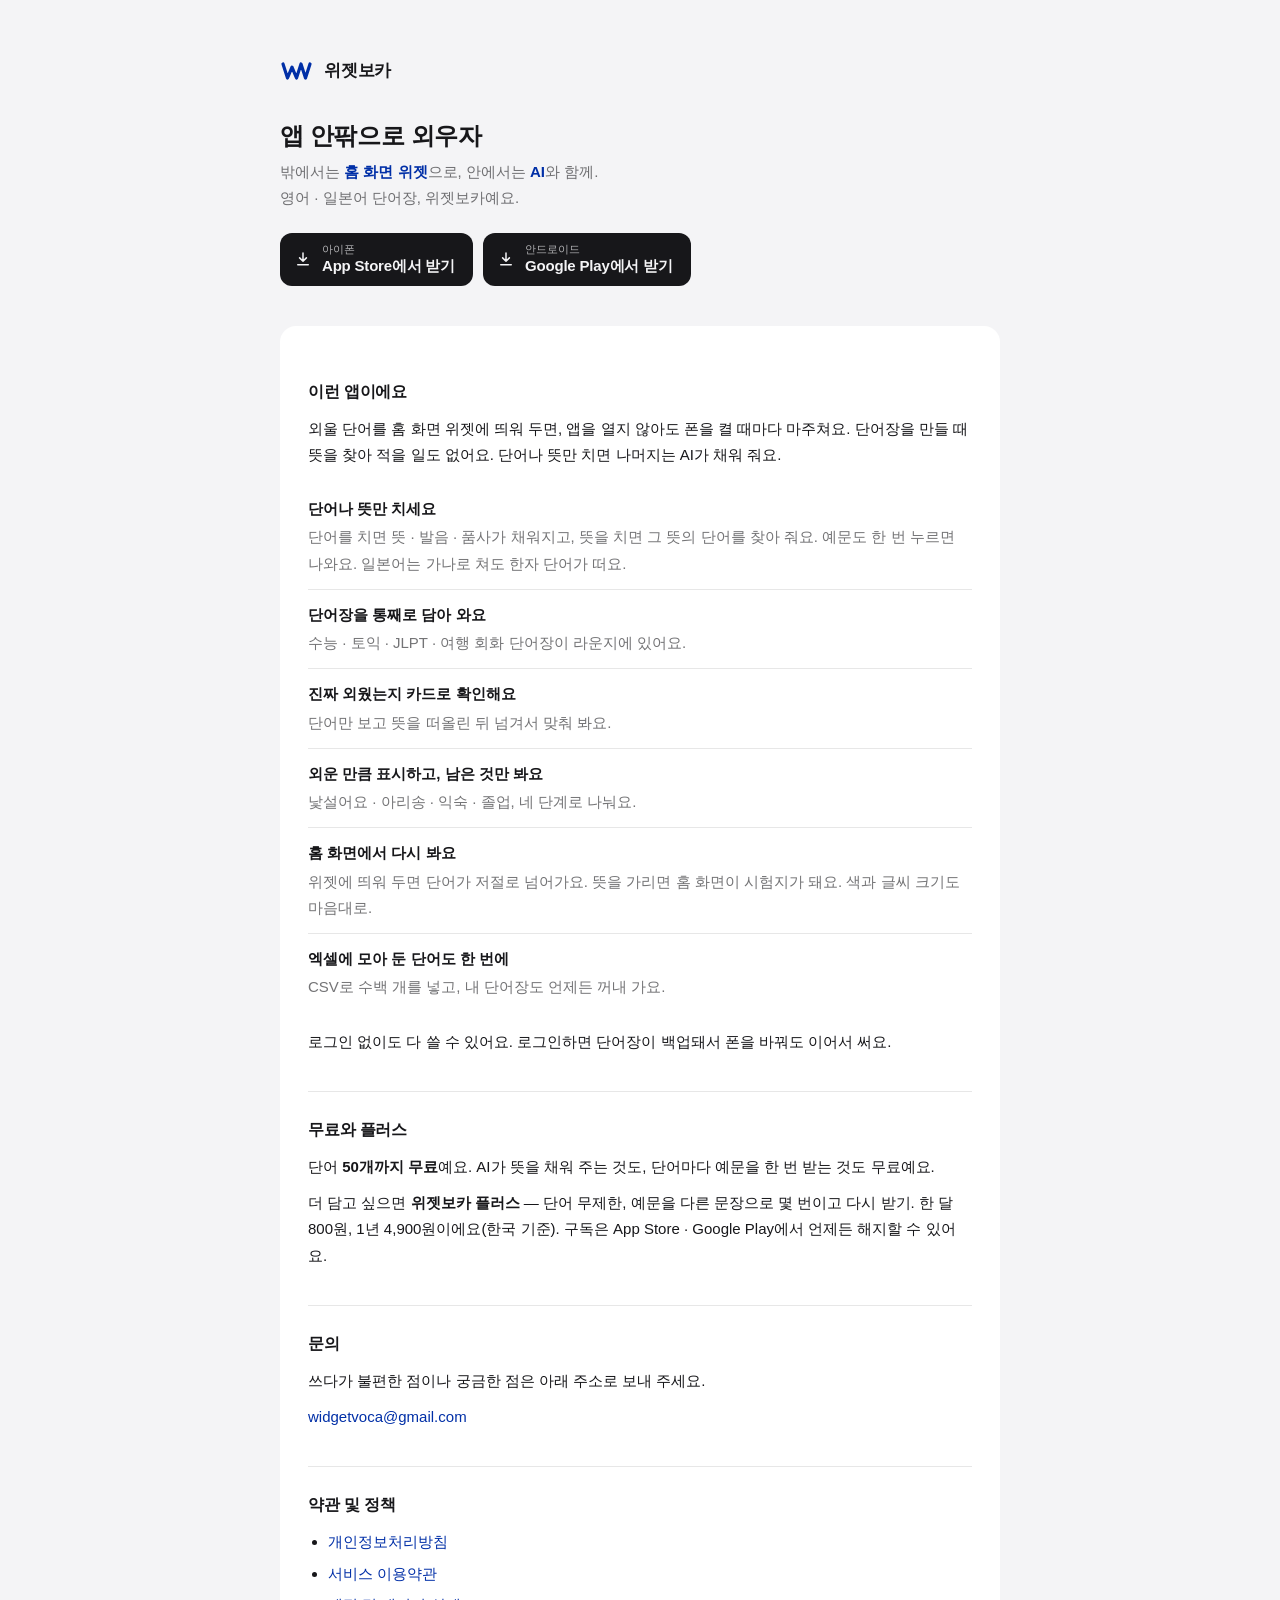
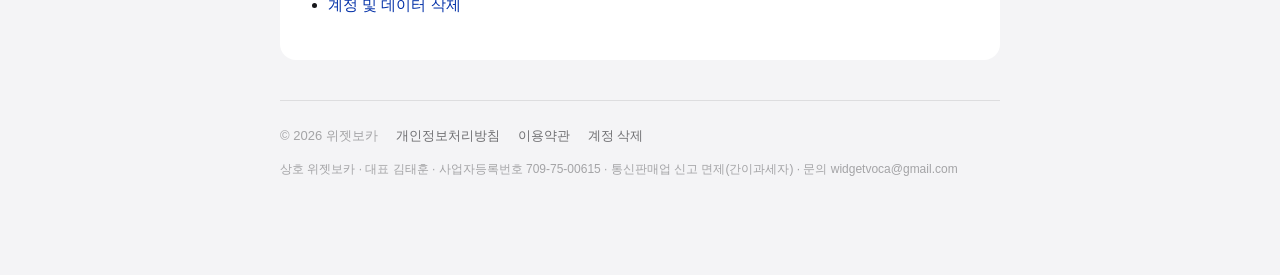
<file: index.html>
<!doctype html>
<html lang="ko">
<head>
<meta charset="utf-8">
<meta name="viewport" content="width=device-width, initial-scale=1">
<title>위젯보카 - AI 단어장, 영단어, 일본어, 암기</title>
<meta name="description" content="외울 단어를 홈 화면 위젯에 띄워 두면 폰을 켤 때마다 마주쳐요. 단어나 뜻만 치면 나머지는 AI가 채워 줘요. 영어·일본어 단어장, 위젯보카.">
<link rel="icon" type="image/png" href="icon.png">
<link rel="apple-touch-icon" href="icon.png">
<meta property="og:type" content="website">
<meta property="og:site_name" content="위젯보카">
<meta property="og:title" content="위젯보카 - 홈 화면에서 외우는 단어장">
<meta property="og:description" content="단어나 뜻만 치면 나머지는 AI가. 외울 단어는 홈 화면 위젯에 띄워 두고 폰 켤 때마다 다시 봐요.">
<meta property="og:url" content="https://taehoonkim1001.github.io/widgetvoca-site/">
<meta property="og:image" content="https://taehoonkim1001.github.io/widgetvoca-site/og.png">
<meta property="og:image:width" content="1024">
<meta property="og:image:height" content="500">
<meta name="twitter:card" content="summary_large_image">
<link rel="stylesheet" href="style.css">
</head>
<body>
<div class="wrap">
<header>
  <a class="logo" href="./">
    <svg width="34" height="24" viewBox="0 0 34 24" fill="none" aria-hidden="true">
      <path d="M3 5 L7.5 19 L12 8.2 L16.5 19 L21 5 L25.5 19 L30 5"
            stroke="var(--accent)" stroke-width="3.2"
            stroke-linecap="round" stroke-linejoin="round"/>
    </svg>
    <span>위젯보카</span>
  </a>
  <h1>앱 안팎으로 외우자</h1>
  <p class="lead">밖에서는 <strong>홈 화면 위젯</strong>으로, 안에서는 <strong>AI</strong>와 함께.<br>영어 · 일본어 단어장, 위젯보카예요.</p>
  <div class="stores">
    <a class="store-btn" href="https://apps.apple.com/kr/app/id6810714347" target="_blank" rel="noopener">
      <svg width="18" height="18" viewBox="0 0 24 24" fill="none" aria-hidden="true"><path d="M12 4v11m0 0l-4.5-4.5M12 15l4.5-4.5M5 19.5h14" stroke="currentColor" stroke-width="2" stroke-linecap="round" stroke-linejoin="round"/></svg>
      <span><small>아이폰</small>App Store에서 받기</span>
    </a>
    <a class="store-btn" href="https://play.google.com/store/apps/details?id=com.widgetvoca.widgetvoca" target="_blank" rel="noopener">
      <svg width="18" height="18" viewBox="0 0 24 24" fill="none" aria-hidden="true"><path d="M12 4v11m0 0l-4.5-4.5M12 15l4.5-4.5M5 19.5h14" stroke="currentColor" stroke-width="2" stroke-linecap="round" stroke-linejoin="round"/></svg>
      <span><small>안드로이드</small>Google Play에서 받기</span>
    </a>
  </div>
</header>

<main>
  <h2>이런 앱이에요</h2>
  <p>외울 단어를 홈 화면 위젯에 띄워 두면, 앱을 열지 않아도 폰을 켤 때마다 마주쳐요. 단어장을 만들 때 뜻을 찾아 적을 일도 없어요. 단어나 뜻만 치면 나머지는 AI가 채워 줘요.</p>
  <ul class="features">
    <li><strong>단어나 뜻만 치세요</strong>단어를 치면 뜻 · 발음 · 품사가 채워지고, 뜻을 치면 그 뜻의 단어를 찾아 줘요. 예문도 한 번 누르면 나와요. 일본어는 가나로 쳐도 한자 단어가 떠요.</li>
    <li><strong>단어장을 통째로 담아 와요</strong>수능 · 토익 · JLPT · 여행 회화 단어장이 라운지에 있어요.</li>
    <li><strong>진짜 외웠는지 카드로 확인해요</strong>단어만 보고 뜻을 떠올린 뒤 넘겨서 맞춰 봐요.</li>
    <li><strong>외운 만큼 표시하고, 남은 것만 봐요</strong>낯설어요 · 아리송 · 익숙 · 졸업, 네 단계로 나눠요.</li>
    <li><strong>홈 화면에서 다시 봐요</strong>위젯에 띄워 두면 단어가 저절로 넘어가요. 뜻을 가리면 홈 화면이 시험지가 돼요. 색과 글씨 크기도 마음대로.</li>
    <li><strong>엑셀에 모아 둔 단어도 한 번에</strong>CSV로 수백 개를 넣고, 내 단어장도 언제든 꺼내 가요.</li>
  </ul>
  <p>로그인 없이도 다 쓸 수 있어요. 로그인하면 단어장이 백업돼서 폰을 바꿔도 이어서 써요.</p>

  <h2>무료와 플러스</h2>
  <p>단어 <strong>50개까지 무료</strong>예요. AI가 뜻을 채워 주는 것도, 단어마다 예문을 한 번 받는 것도 무료예요.</p>
  <p>더 담고 싶으면 <strong>위젯보카 플러스</strong> &mdash; 단어 무제한, 예문을 다른 문장으로 몇 번이고 다시 받기. 한 달 800원, 1년 4,900원이에요(한국 기준). 구독은 App Store · Google Play에서 언제든 해지할 수 있어요.</p>

  <h2>문의</h2>
  <p>쓰다가 불편한 점이나 궁금한 점은 아래 주소로 보내 주세요.</p>
  <p><a href="mailto:widgetvoca@gmail.com">widgetvoca@gmail.com</a></p>

  <h2>약관 및 정책</h2>
  <ul>
    <li><a href="privacy.html">개인정보처리방침</a></li>
    <li><a href="terms.html">서비스 이용약관</a></li>
    <li><a href="delete-account.html">계정 및 데이터 삭제</a></li>
  </ul>
</main>

<footer>
  <span>&copy; 2026 위젯보카</span>
  <a href="privacy.html">개인정보처리방침</a>
  <a href="terms.html">이용약관</a>
  <a href="delete-account.html">계정 삭제</a>
</footer>
<p class="biz">상호 위젯보카 · 대표 김태훈 · 사업자등록번호 709-75-00615 · 통신판매업 신고 면제(간이과세자) · 문의 <a href="mailto:widgetvoca@gmail.com">widgetvoca@gmail.com</a></p>
</div>
</body>
</html>
</file>
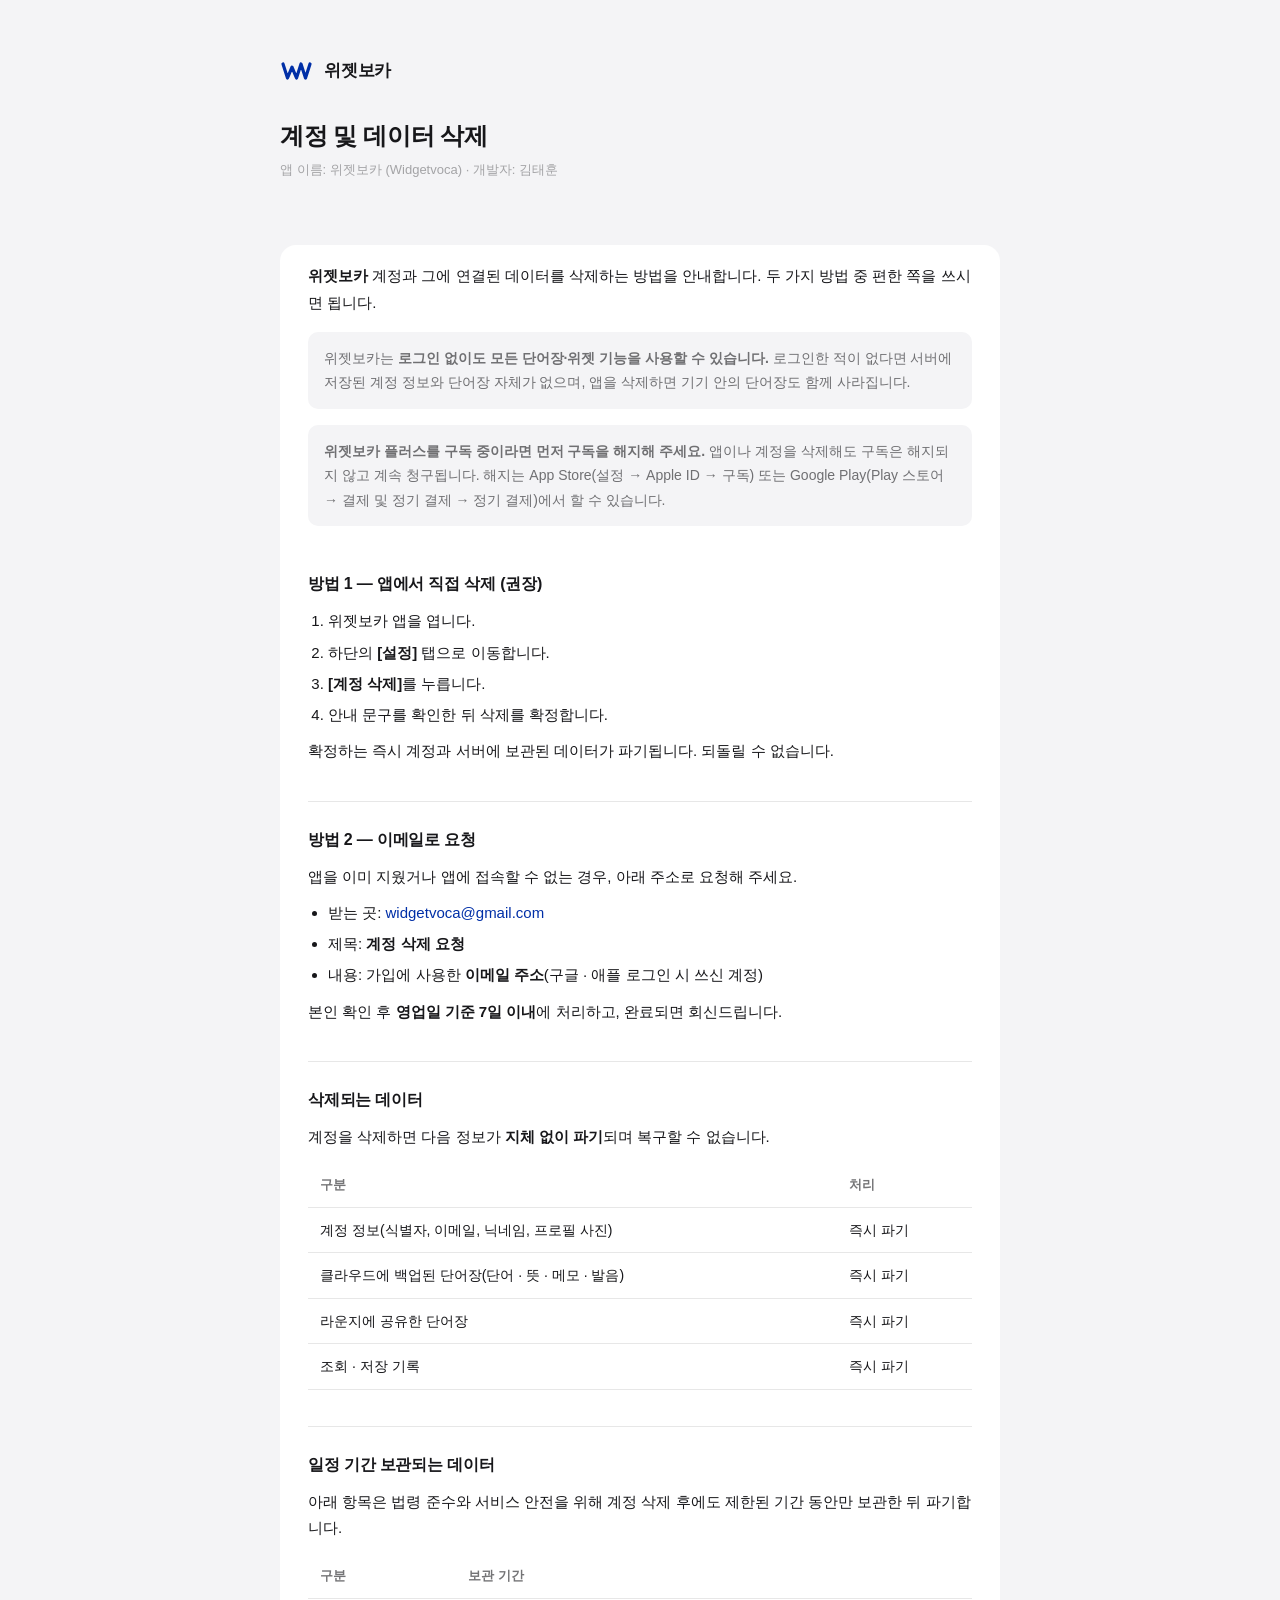
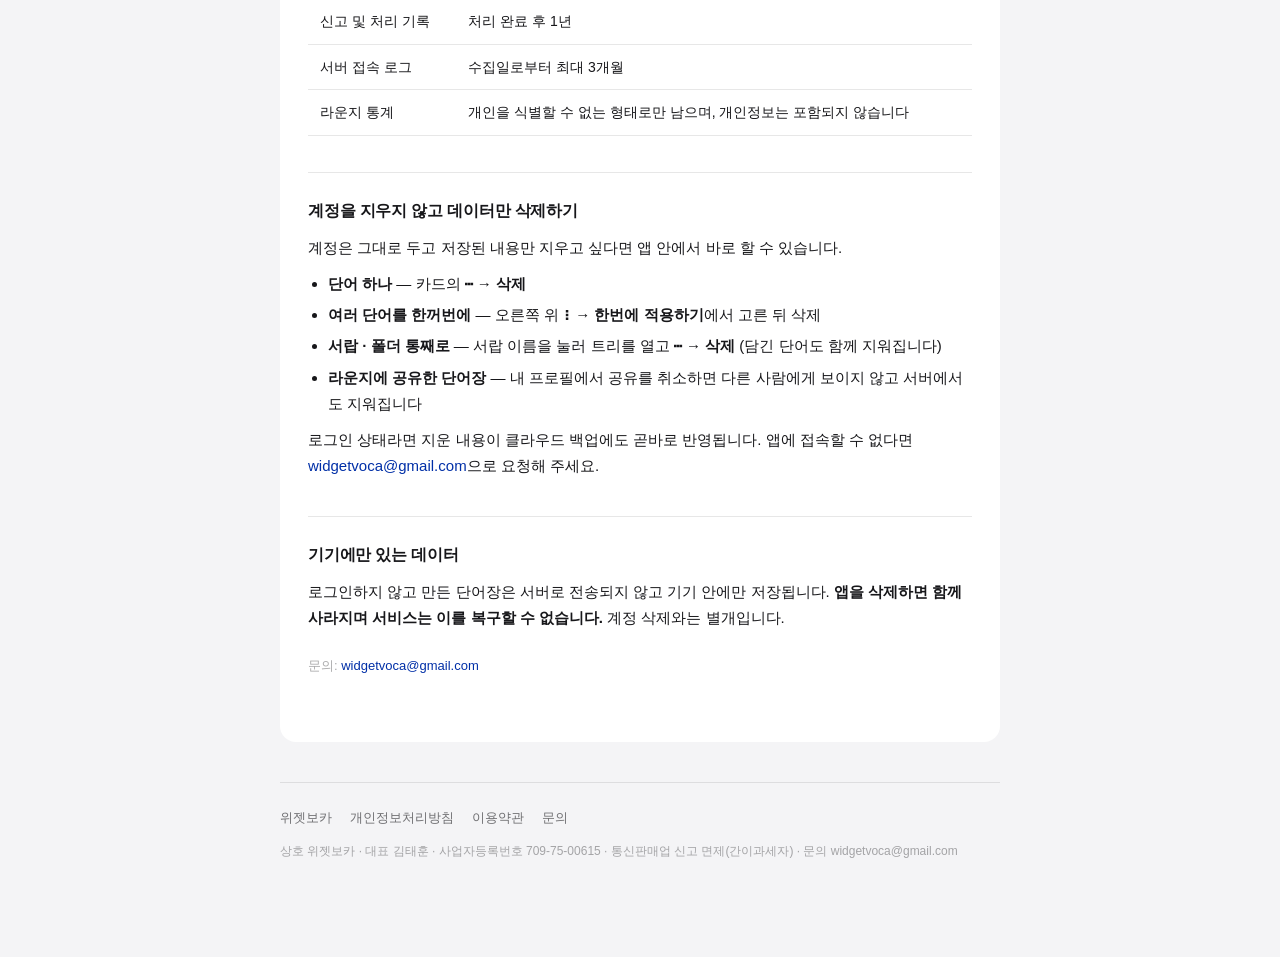
<file: delete-account.html>
<!doctype html>
<html lang="ko">
<head>
<meta charset="utf-8">
<meta name="viewport" content="width=device-width, initial-scale=1">
<title>계정 및 데이터 삭제 · 위젯보카</title>
<link rel="stylesheet" href="style.css">
</head>
<body>
<div class="wrap">
<header>
  <a class="logo" href="./">
    <svg width="34" height="24" viewBox="0 0 34 24" fill="none" aria-hidden="true">
      <path d="M3 5 L7.5 19 L12 8.2 L16.5 19 L21 5 L25.5 19 L30 5"
            stroke="var(--accent)" stroke-width="3.2"
            stroke-linecap="round" stroke-linejoin="round"/>
    </svg>
    <span>위젯보카</span>
  </a>
  <h1>계정 및 데이터 삭제</h1>
  <p class="meta">앱 이름: 위젯보카 (Widgetvoca) · 개발자: 김태훈</p>
</header>

<main>
<p><strong>위젯보카</strong> 계정과 그에 연결된 데이터를 삭제하는 방법을 안내합니다. 두 가지 방법 중 편한 쪽을 쓰시면 됩니다.</p>

<div class="note">위젯보카는 <strong>로그인 없이도 모든 단어장·위젯 기능을 사용할 수 있습니다.</strong> 로그인한 적이 없다면 서버에 저장된 계정 정보와 단어장 자체가 없으며, 앱을 삭제하면 기기 안의 단어장도 함께 사라집니다.</div>

<div class="note"><strong>위젯보카 플러스를 구독 중이라면 먼저 구독을 해지해 주세요.</strong> 앱이나 계정을 삭제해도 구독은 해지되지 않고 계속 청구됩니다. 해지는 App Store(설정 &rarr; Apple ID &rarr; 구독) 또는 Google Play(Play 스토어 &rarr; 결제 및 정기 결제 &rarr; 정기 결제)에서 할 수 있습니다.</div>

<h2>방법 1 &mdash; 앱에서 직접 삭제 (권장)</h2>
<ol>
  <li>위젯보카 앱을 엽니다.</li>
  <li>하단의 <strong>[설정]</strong> 탭으로 이동합니다.</li>
  <li><strong>[계정 삭제]</strong>를 누릅니다.</li>
  <li>안내 문구를 확인한 뒤 삭제를 확정합니다.</li>
</ol>
<p>확정하는 즉시 계정과 서버에 보관된 데이터가 파기됩니다. 되돌릴 수 없습니다.</p>

<h2>방법 2 &mdash; 이메일로 요청</h2>
<p>앱을 이미 지웠거나 앱에 접속할 수 없는 경우, 아래 주소로 요청해 주세요.</p>
<ul>
  <li>받는 곳: <a href="mailto:widgetvoca@gmail.com">widgetvoca@gmail.com</a></li>
  <li>제목: <strong>계정 삭제 요청</strong></li>
  <li>내용: 가입에 사용한 <strong>이메일 주소</strong>(구글 · 애플 로그인 시 쓰신 계정)</li>
</ul>
<p>본인 확인 후 <strong>영업일 기준 7일 이내</strong>에 처리하고, 완료되면 회신드립니다.</p>

<h2>삭제되는 데이터</h2>
<p>계정을 삭제하면 다음 정보가 <strong>지체 없이 파기</strong>되며 복구할 수 없습니다.</p>
<table>
  <tr><th>구분</th><th>처리</th></tr>
  <tr><td>계정 정보(식별자, 이메일, 닉네임, 프로필 사진)</td><td>즉시 파기</td></tr>
  <tr><td>클라우드에 백업된 단어장(단어 · 뜻 · 메모 · 발음)</td><td>즉시 파기</td></tr>
  <tr><td>라운지에 공유한 단어장</td><td>즉시 파기</td></tr>
  <tr><td>조회 · 저장 기록</td><td>즉시 파기</td></tr>
</table>

<h2>일정 기간 보관되는 데이터</h2>
<p>아래 항목은 법령 준수와 서비스 안전을 위해 계정 삭제 후에도 제한된 기간 동안만 보관한 뒤 파기합니다.</p>
<table>
  <tr><th>구분</th><th>보관 기간</th></tr>
  <tr><td>신고 및 처리 기록</td><td>처리 완료 후 1년</td></tr>
  <tr><td>서버 접속 로그</td><td>수집일로부터 최대 3개월</td></tr>
  <tr><td>라운지 통계</td><td>개인을 식별할 수 없는 형태로만 남으며, 개인정보는 포함되지 않습니다</td></tr>
</table>

<h2>계정을 지우지 않고 데이터만 삭제하기</h2>
<p>계정은 그대로 두고 저장된 내용만 지우고 싶다면 앱 안에서 바로 할 수 있습니다.</p>
<ul>
  <li><strong>단어 하나</strong> &mdash; 카드의 <strong>⋯ → 삭제</strong></li>
  <li><strong>여러 단어를 한꺼번에</strong> &mdash; 오른쪽 위 <strong>⋮ → 한번에 적용하기</strong>에서 고른 뒤 삭제</li>
  <li><strong>서랍 · 폴더 통째로</strong> &mdash; 서랍 이름을 눌러 트리를 열고 <strong>⋯ → 삭제</strong> (담긴 단어도 함께 지워집니다)</li>
  <li><strong>라운지에 공유한 단어장</strong> &mdash; 내 프로필에서 공유를 취소하면 다른 사람에게 보이지 않고 서버에서도 지워집니다</li>
</ul>
<p>로그인 상태라면 지운 내용이 클라우드 백업에도 곧바로 반영됩니다. 앱에 접속할 수 없다면 <a href="mailto:widgetvoca@gmail.com">widgetvoca@gmail.com</a>으로 요청해 주세요.</p>

<h2>기기에만 있는 데이터</h2>
<p>로그인하지 않고 만든 단어장은 서버로 전송되지 않고 기기 안에만 저장됩니다. <strong>앱을 삭제하면 함께 사라지며 서비스는 이를 복구할 수 없습니다.</strong> 계정 삭제와는 별개입니다.</p>

<p class="meta" style="margin-top:24px">문의: <a href="mailto:widgetvoca@gmail.com">widgetvoca@gmail.com</a></p>
</main>

<footer>
  <a href="./">위젯보카</a>
  <a href="privacy.html">개인정보처리방침</a>
  <a href="terms.html">이용약관</a>
  <a href="mailto:widgetvoca@gmail.com">문의</a>
</footer>
<p class="biz">상호 위젯보카 · 대표 김태훈 · 사업자등록번호 709-75-00615 · 통신판매업 신고 면제(간이과세자) · 문의 <a href="mailto:widgetvoca@gmail.com">widgetvoca@gmail.com</a></p>
</div>
</body>
</html>
</file>
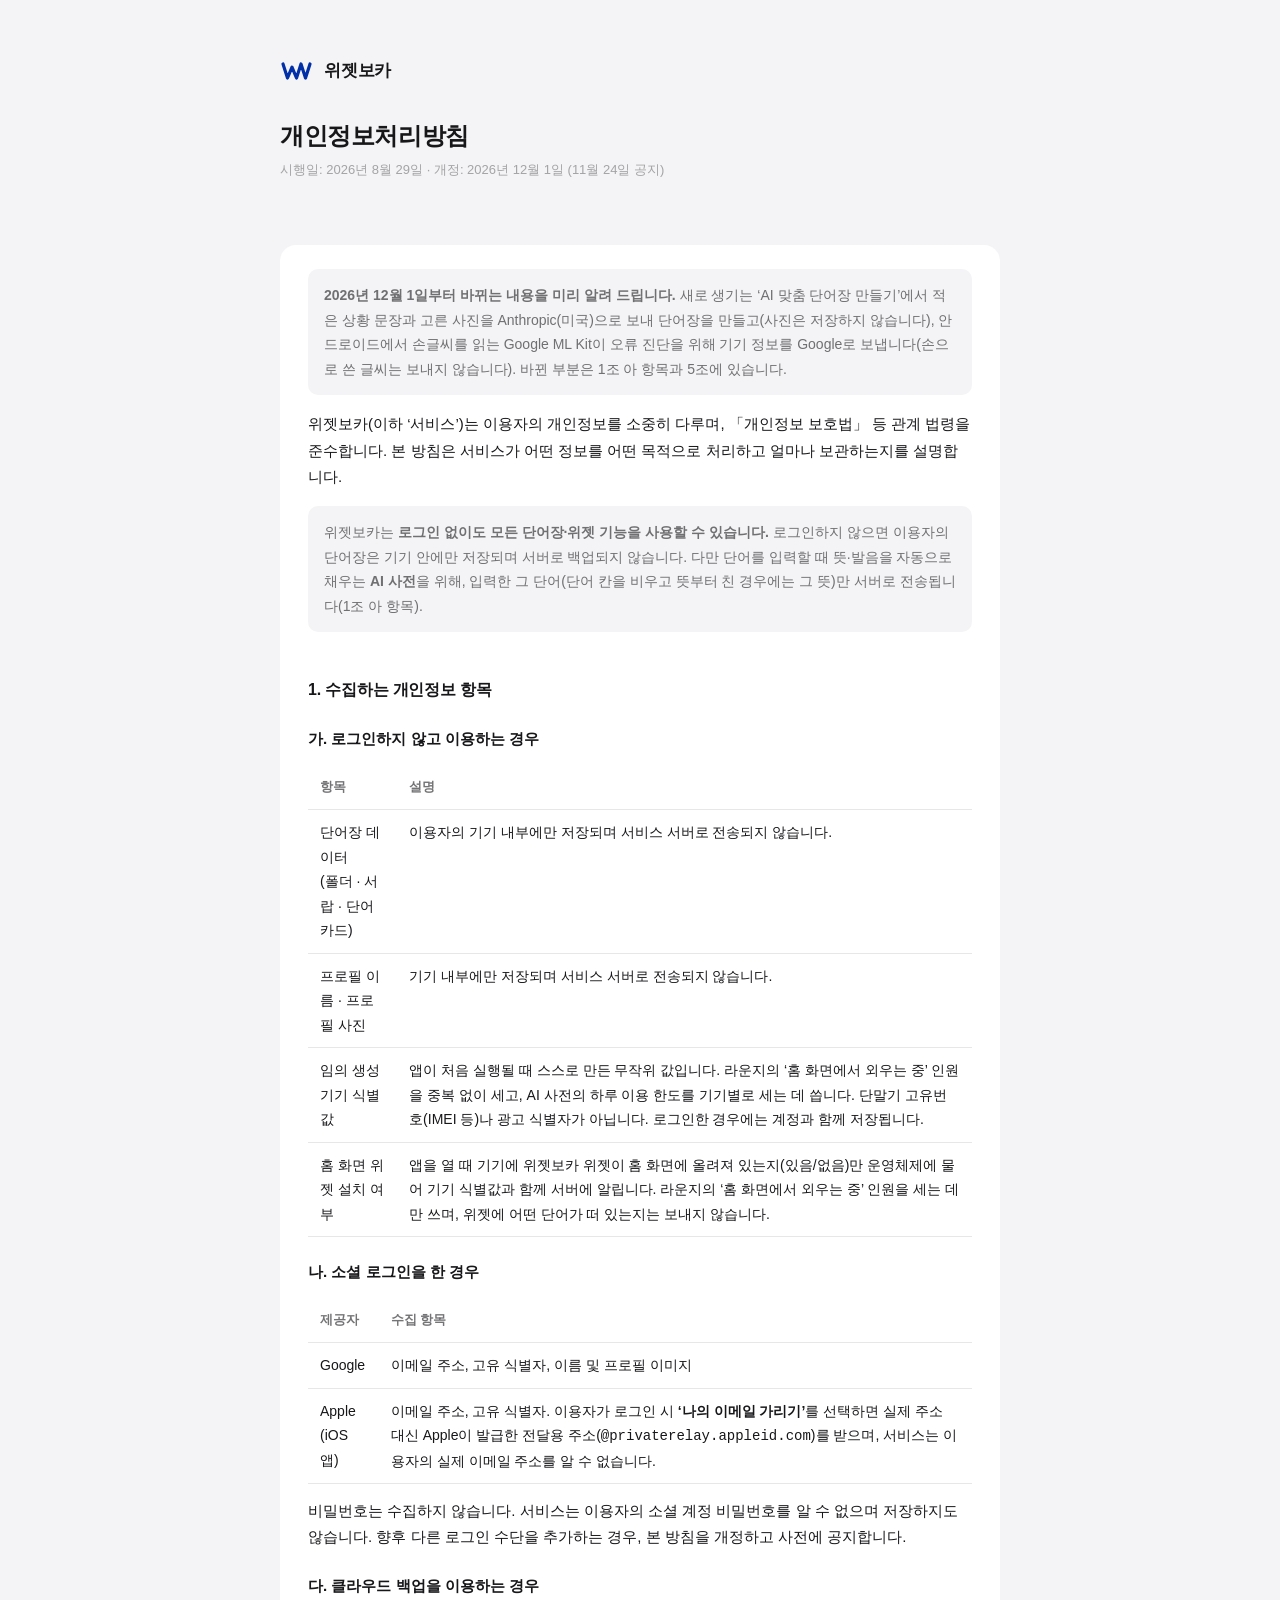
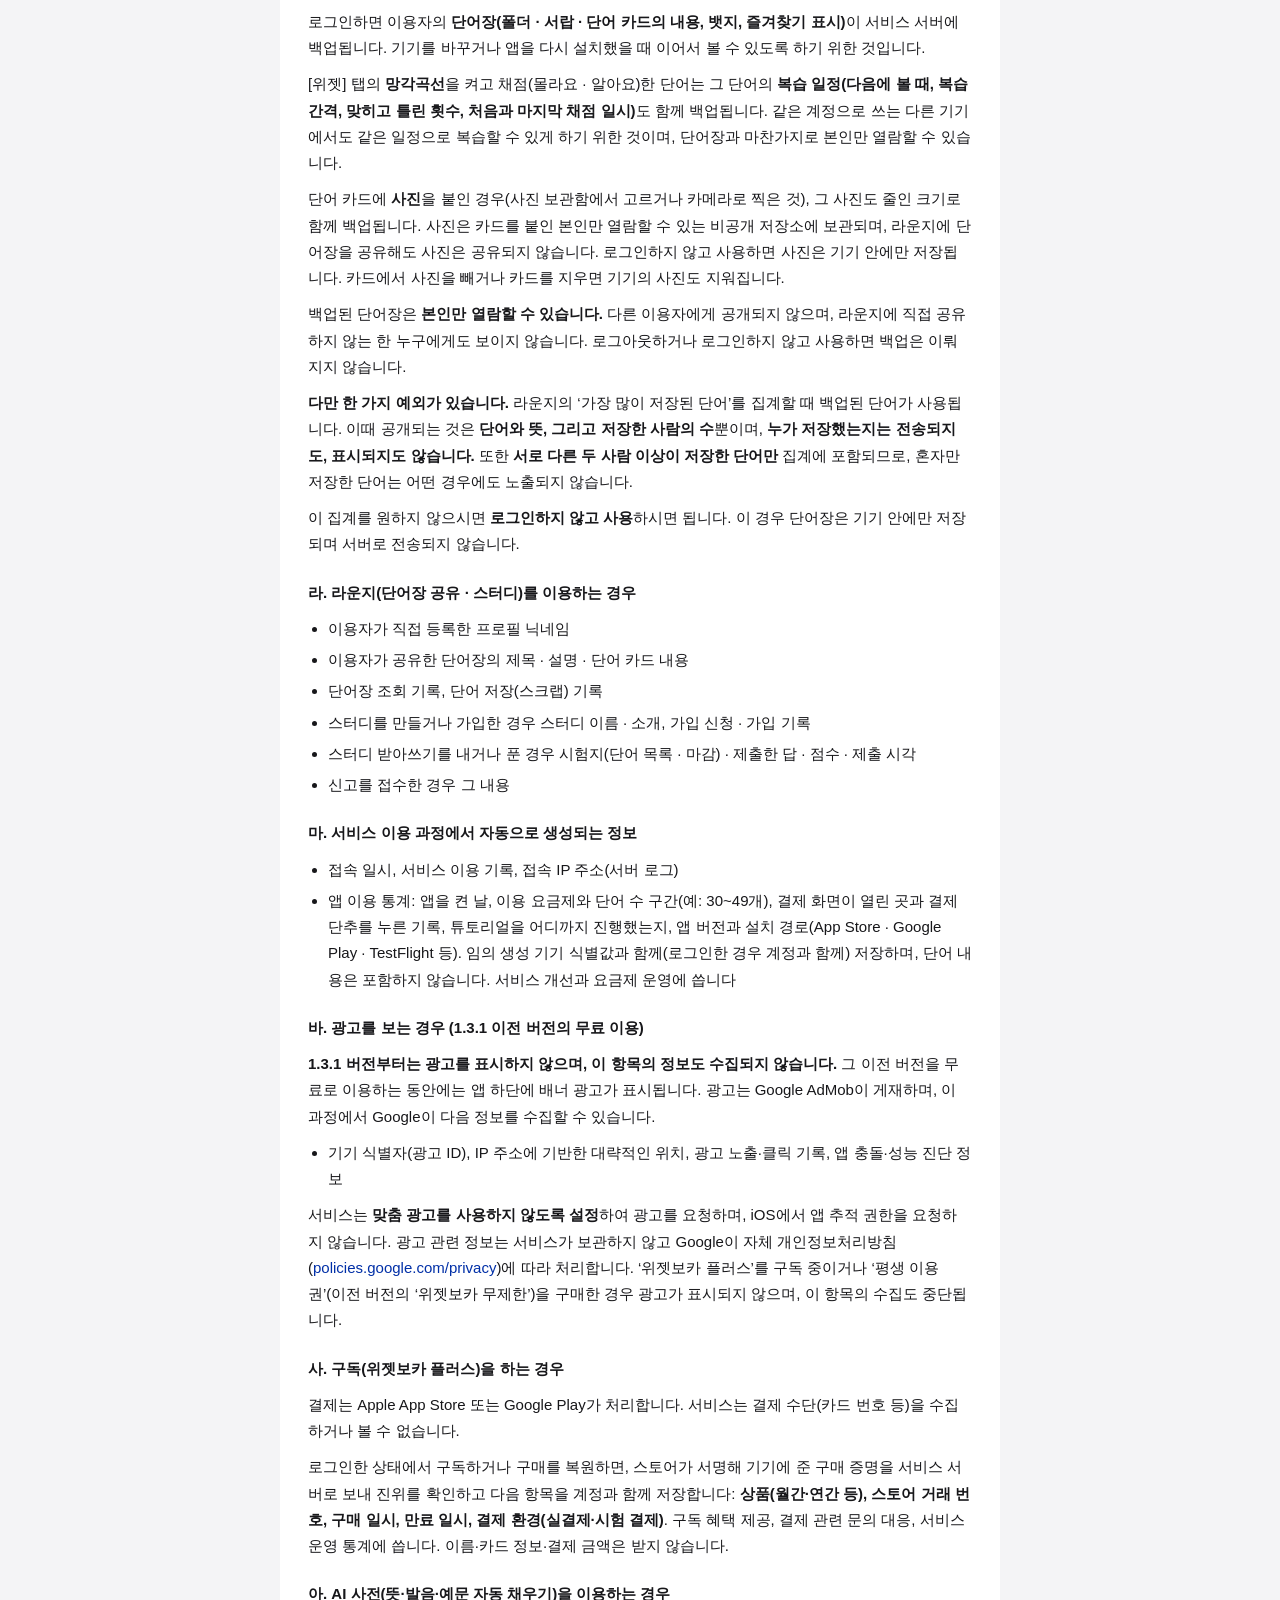
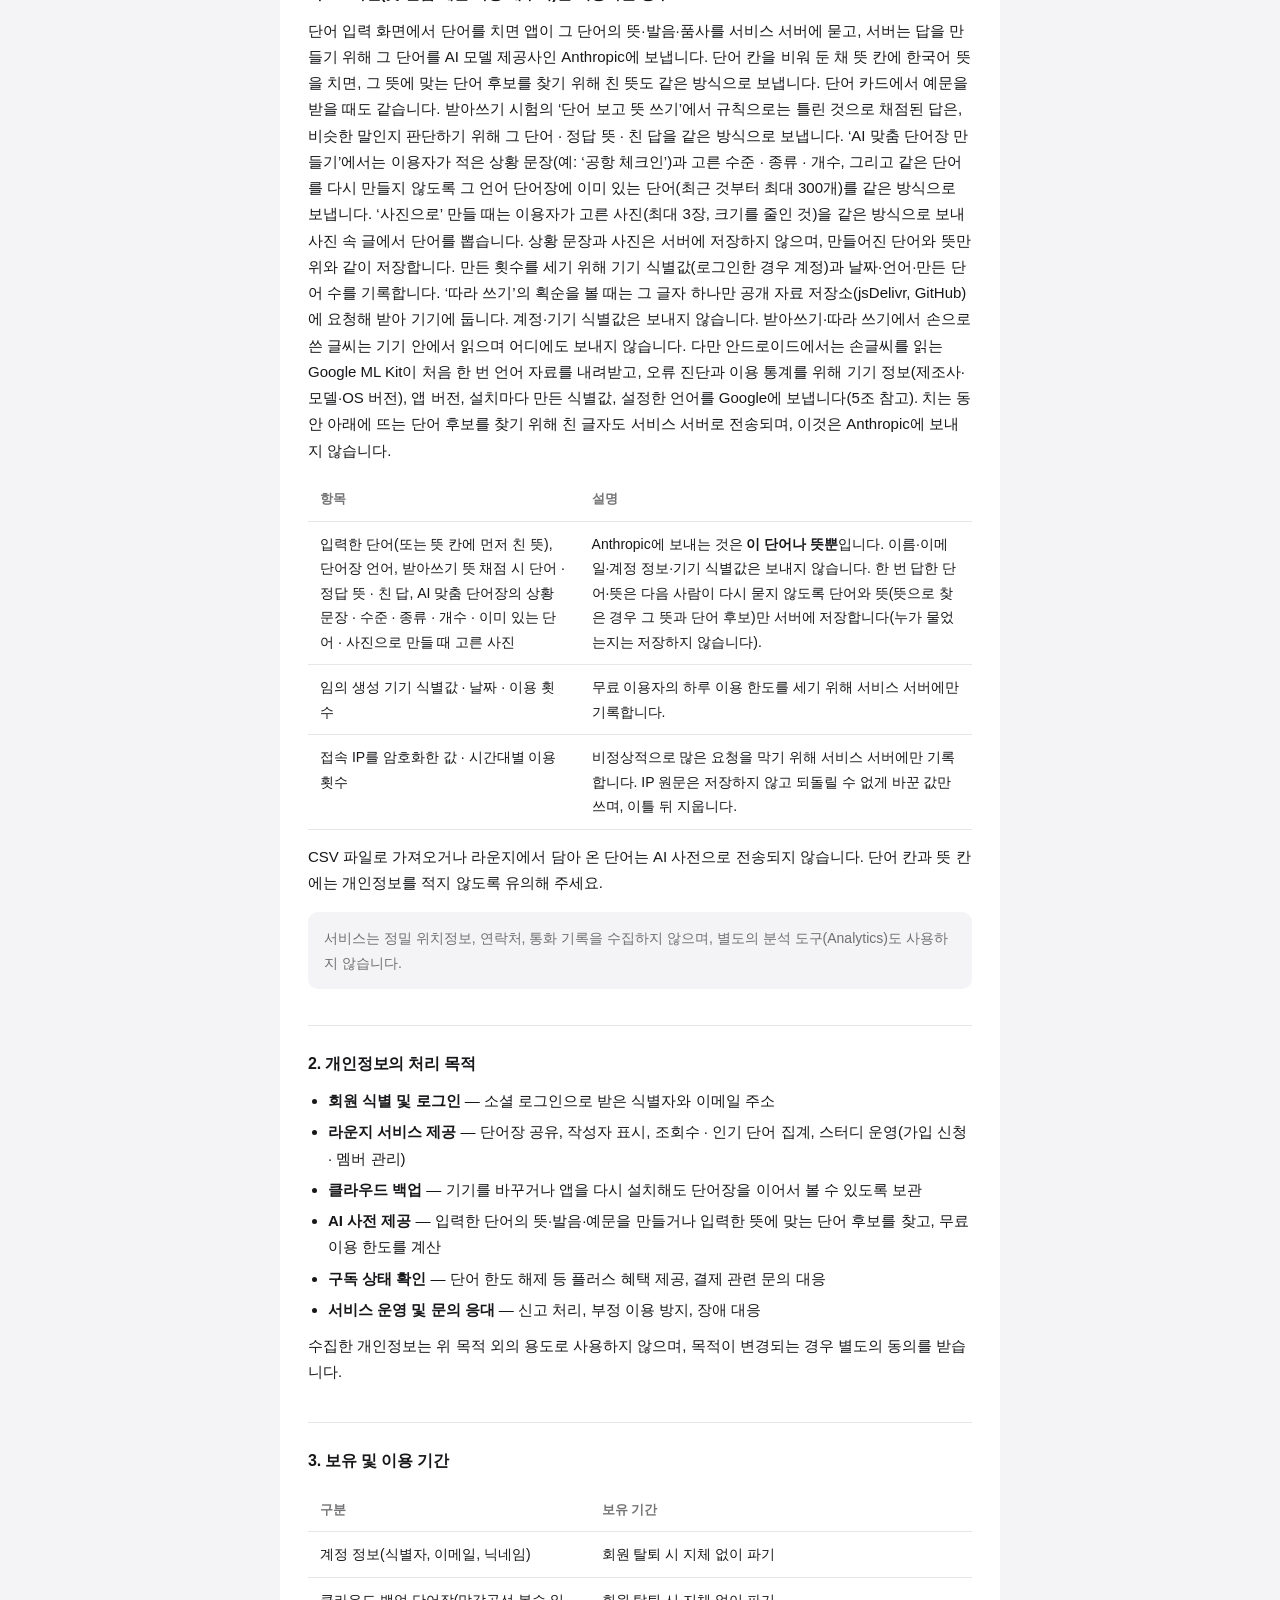
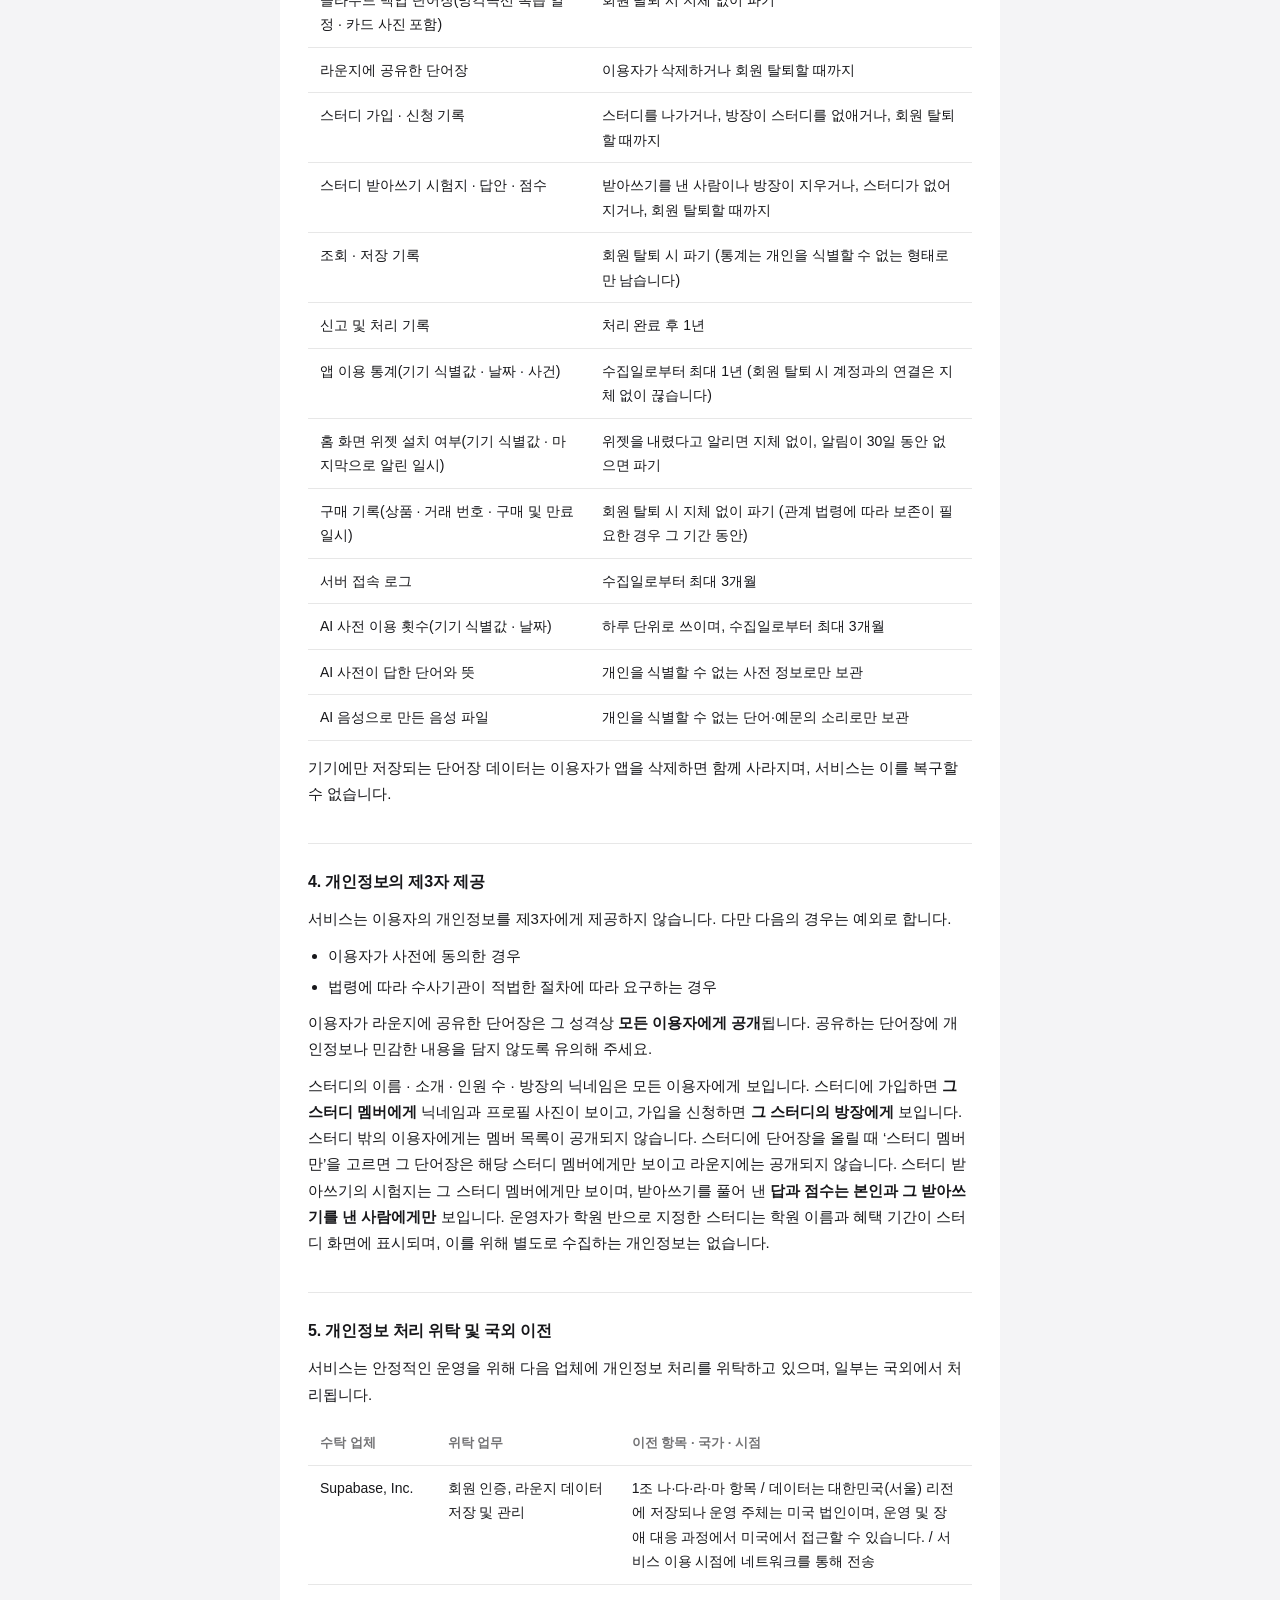
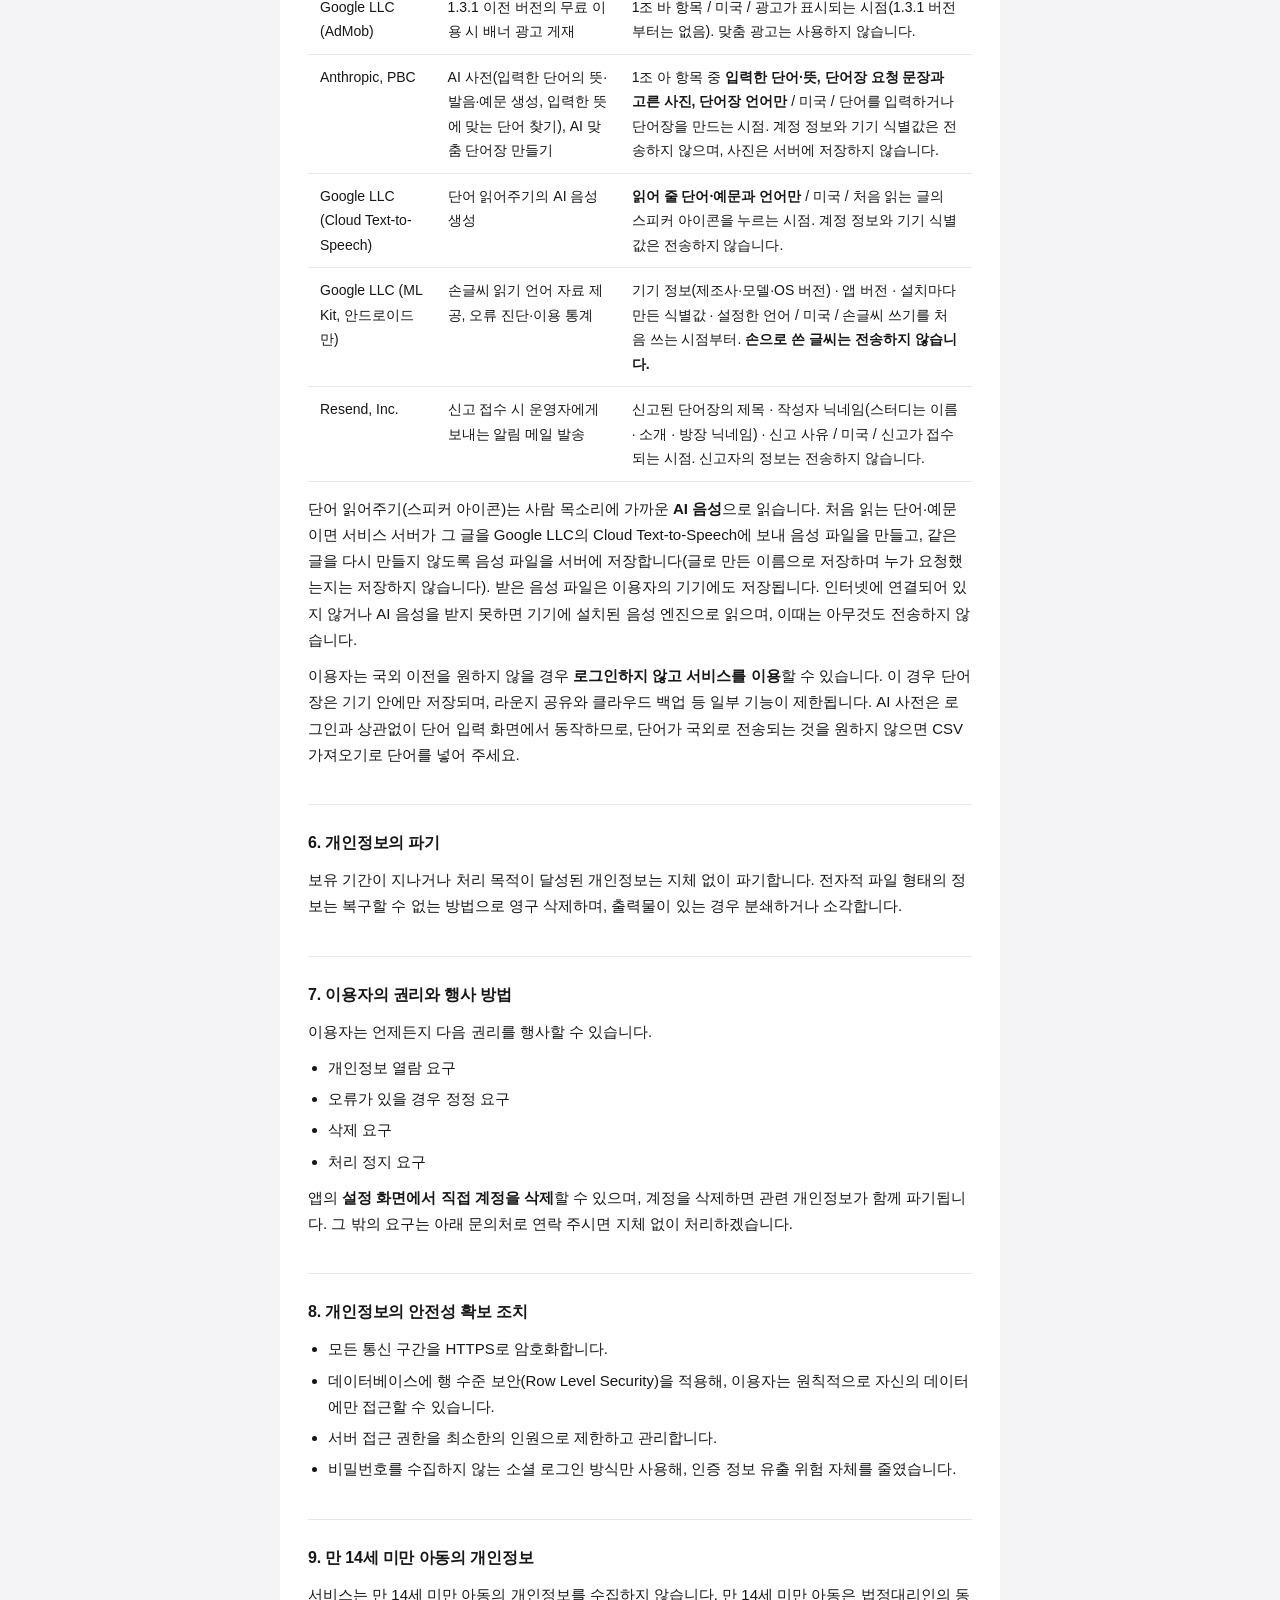
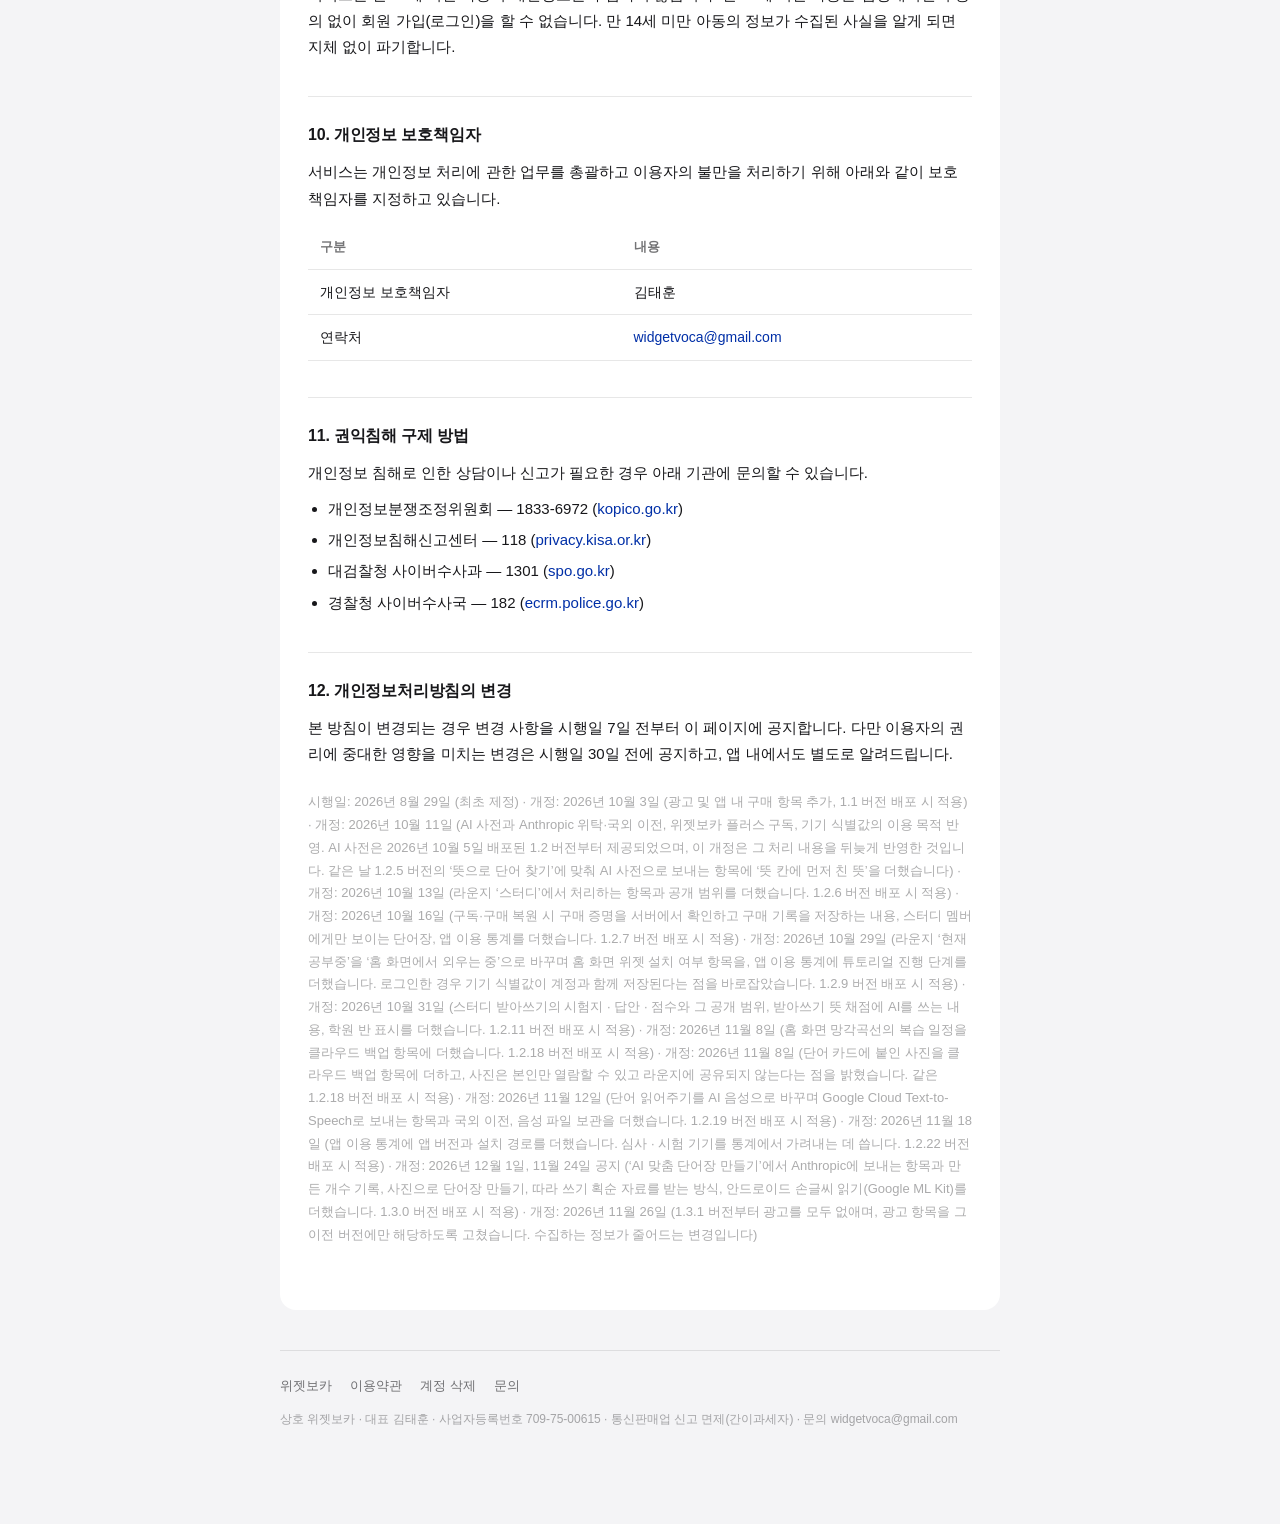
<file: privacy.html>
<!doctype html>
<html lang="ko">
<head>
<meta charset="utf-8">
<meta name="viewport" content="width=device-width, initial-scale=1">
<title>개인정보처리방침 · 위젯보카</title>
<link rel="stylesheet" href="style.css">
</head>
<body>
<div class="wrap">
<header>
  <a class="logo" href="./">
    <svg width="34" height="24" viewBox="0 0 34 24" fill="none" aria-hidden="true">
      <path d="M3 5 L7.5 19 L12 8.2 L16.5 19 L21 5 L25.5 19 L30 5"
            stroke="var(--accent)" stroke-width="3.2"
            stroke-linecap="round" stroke-linejoin="round"/>
    </svg>
    <span>위젯보카</span>
  </a>
  <h1>개인정보처리방침</h1>
  <p class="meta">시행일: 2026년 8월 29일 · 개정: 2026년 12월 1일 (11월 24일 공지)</p>
</header>

<main>
<div class="note"><strong>2026년 12월 1일부터 바뀌는 내용을 미리 알려 드립니다.</strong> 새로 생기는 &lsquo;AI 맞춤 단어장 만들기&rsquo;에서 적은 상황 문장과 고른 사진을 Anthropic(미국)으로 보내 단어장을 만들고(사진은 저장하지 않습니다), 안드로이드에서 손글씨를 읽는 Google ML Kit이 오류 진단을 위해 기기 정보를 Google로 보냅니다(손으로 쓴 글씨는 보내지 않습니다). 바뀐 부분은 1조 아 항목과 5조에 있습니다.</div>

<p>위젯보카(이하 &lsquo;서비스&rsquo;)는 이용자의 개인정보를 소중히 다루며, 「개인정보 보호법」 등 관계 법령을 준수합니다. 본 방침은 서비스가 어떤 정보를 어떤 목적으로 처리하고 얼마나 보관하는지를 설명합니다.</p>

<div class="note">위젯보카는 <strong>로그인 없이도 모든 단어장·위젯 기능을 사용할 수 있습니다.</strong> 로그인하지 않으면 이용자의 단어장은 기기 안에만 저장되며 서버로 백업되지 않습니다. 다만 단어를 입력할 때 뜻·발음을 자동으로 채우는 <strong>AI 사전</strong>을 위해, 입력한 그 단어(단어 칸을 비우고 뜻부터 친 경우에는 그 뜻)만 서버로 전송됩니다(1조 아 항목).</div>

<h2>1. 수집하는 개인정보 항목</h2>

<h3>가. 로그인하지 않고 이용하는 경우</h3>
<table>
  <tr><th>항목</th><th>설명</th></tr>
  <tr><td>단어장 데이터<br>(폴더 · 서랍 · 단어 카드)</td><td>이용자의 기기 내부에만 저장되며 서비스 서버로 전송되지 않습니다.</td></tr>
  <tr><td>프로필 이름 · 프로필 사진</td><td>기기 내부에만 저장되며 서비스 서버로 전송되지 않습니다.</td></tr>
  <tr><td>임의 생성 기기 식별값</td><td>앱이 처음 실행될 때 스스로 만든 무작위 값입니다. 라운지의 &lsquo;홈 화면에서 외우는 중&rsquo; 인원을 중복 없이 세고, AI 사전의 하루 이용 한도를 기기별로 세는 데 씁니다. 단말기 고유번호(IMEI 등)나 광고 식별자가 아닙니다. 로그인한 경우에는 계정과 함께 저장됩니다.</td></tr>
  <tr><td>홈 화면 위젯 설치 여부</td><td>앱을 열 때 기기에 위젯보카 위젯이 홈 화면에 올려져 있는지(있음/없음)만 운영체제에 물어 기기 식별값과 함께 서버에 알립니다. 라운지의 &lsquo;홈 화면에서 외우는 중&rsquo; 인원을 세는 데만 쓰며, 위젯에 어떤 단어가 떠 있는지는 보내지 않습니다.</td></tr>
</table>

<h3>나. 소셜 로그인을 한 경우</h3>
<table>
  <tr><th>제공자</th><th>수집 항목</th></tr>
  <tr><td>Google</td><td>이메일 주소, 고유 식별자, 이름 및 프로필 이미지</td></tr>
  <tr><td>Apple<br>(iOS 앱)</td><td>이메일 주소, 고유 식별자. 이용자가 로그인 시 <strong>&lsquo;나의 이메일 가리기&rsquo;</strong>를 선택하면 실제 주소 대신 Apple이 발급한 전달용 주소(<code>@privaterelay.appleid.com</code>)를 받으며, 서비스는 이용자의 실제 이메일 주소를 알 수 없습니다.</td></tr>
</table>
<p>비밀번호는 수집하지 않습니다. 서비스는 이용자의 소셜 계정 비밀번호를 알 수 없으며 저장하지도 않습니다. 향후 다른 로그인 수단을 추가하는 경우, 본 방침을 개정하고 사전에 공지합니다.</p>

<h3>다. 클라우드 백업을 이용하는 경우</h3>
<p>로그인하면 이용자의 <strong>단어장(폴더 · 서랍 · 단어 카드의 내용, 뱃지, 즐겨찾기 표시)</strong>이 서비스 서버에 백업됩니다. 기기를 바꾸거나 앱을 다시 설치했을 때 이어서 볼 수 있도록 하기 위한 것입니다.</p>
<p>[위젯] 탭의 <strong>망각곡선</strong>을 켜고 채점(몰라요 · 알아요)한 단어는 그 단어의 <strong>복습 일정(다음에 볼 때, 복습 간격, 맞히고 틀린 횟수, 처음과 마지막 채점 일시)</strong>도 함께 백업됩니다. 같은 계정으로 쓰는 다른 기기에서도 같은 일정으로 복습할 수 있게 하기 위한 것이며, 단어장과 마찬가지로 본인만 열람할 수 있습니다.</p>
<p>단어 카드에 <strong>사진</strong>을 붙인 경우(사진 보관함에서 고르거나 카메라로 찍은 것), 그 사진도 줄인 크기로 함께 백업됩니다. 사진은 카드를 붙인 본인만 열람할 수 있는 비공개 저장소에 보관되며, 라운지에 단어장을 공유해도 사진은 공유되지 않습니다. 로그인하지 않고 사용하면 사진은 기기 안에만 저장됩니다. 카드에서 사진을 빼거나 카드를 지우면 기기의 사진도 지워집니다.</p>
<p>백업된 단어장은 <strong>본인만 열람할 수 있습니다.</strong> 다른 이용자에게 공개되지 않으며, 라운지에 직접 공유하지 않는 한 누구에게도 보이지 않습니다. 로그아웃하거나 로그인하지 않고 사용하면 백업은 이뤄지지 않습니다.</p>
<p><strong>다만 한 가지 예외가 있습니다.</strong> 라운지의 &lsquo;가장 많이 저장된 단어&rsquo;를 집계할 때 백업된 단어가 사용됩니다. 이때 공개되는 것은 <strong>단어와 뜻, 그리고 저장한 사람의 수</strong>뿐이며, <strong>누가 저장했는지는 전송되지도, 표시되지도 않습니다.</strong> 또한 <strong>서로 다른 두 사람 이상이 저장한 단어만</strong> 집계에 포함되므로, 혼자만 저장한 단어는 어떤 경우에도 노출되지 않습니다.</p>
<p>이 집계를 원하지 않으시면 <strong>로그인하지 않고 사용</strong>하시면 됩니다. 이 경우 단어장은 기기 안에만 저장되며 서버로 전송되지 않습니다.</p>

<h3>라. 라운지(단어장 공유 · 스터디)를 이용하는 경우</h3>
<ul>
  <li>이용자가 직접 등록한 프로필 닉네임</li>
  <li>이용자가 공유한 단어장의 제목 · 설명 · 단어 카드 내용</li>
  <li>단어장 조회 기록, 단어 저장(스크랩) 기록</li>
  <li>스터디를 만들거나 가입한 경우 스터디 이름 · 소개, 가입 신청 · 가입 기록</li>
  <li>스터디 받아쓰기를 내거나 푼 경우 시험지(단어 목록 · 마감) · 제출한 답 · 점수 · 제출 시각</li>
  <li>신고를 접수한 경우 그 내용</li>
</ul>

<h3>마. 서비스 이용 과정에서 자동으로 생성되는 정보</h3>
<ul>
  <li>접속 일시, 서비스 이용 기록, 접속 IP 주소(서버 로그)</li>
  <li>앱 이용 통계: 앱을 켠 날, 이용 요금제와 단어 수 구간(예: 30~49개), 결제 화면이 열린 곳과 결제 단추를 누른 기록, 튜토리얼을 어디까지 진행했는지, 앱 버전과 설치 경로(App Store · Google Play · TestFlight 등). 임의 생성 기기 식별값과 함께(로그인한 경우 계정과 함께) 저장하며, 단어 내용은 포함하지 않습니다. 서비스 개선과 요금제 운영에 씁니다</li>
</ul>

<h3>바. 광고를 보는 경우 (1.3.1 이전 버전의 무료 이용)</h3>
<p><strong>1.3.1 버전부터는 광고를 표시하지 않으며, 이 항목의 정보도 수집되지 않습니다.</strong> 그 이전 버전을 무료로 이용하는 동안에는 앱 하단에 배너 광고가 표시됩니다. 광고는 Google AdMob이 게재하며, 이 과정에서 Google이 다음 정보를 수집할 수 있습니다.</p>
<ul>
  <li>기기 식별자(광고 ID), IP 주소에 기반한 대략적인 위치, 광고 노출·클릭 기록, 앱 충돌·성능 진단 정보</li>
</ul>
<p>서비스는 <strong>맞춤 광고를 사용하지 않도록 설정</strong>하여 광고를 요청하며, iOS에서 앱 추적 권한을 요청하지 않습니다. 광고 관련 정보는 서비스가 보관하지 않고 Google이 자체 개인정보처리방침(<a href="https://policies.google.com/privacy">policies.google.com/privacy</a>)에 따라 처리합니다. &lsquo;위젯보카 플러스&rsquo;를 구독 중이거나 &lsquo;평생 이용권&rsquo;(이전 버전의 &lsquo;위젯보카 무제한&rsquo;)을 구매한 경우 광고가 표시되지 않으며, 이 항목의 수집도 중단됩니다.</p>

<h3>사. 구독(위젯보카 플러스)을 하는 경우</h3>
<p>결제는 Apple App Store 또는 Google Play가 처리합니다. 서비스는 결제 수단(카드 번호 등)을 수집하거나 볼 수 없습니다.</p>
<p>로그인한 상태에서 구독하거나 구매를 복원하면, 스토어가 서명해 기기에 준 구매 증명을 서비스 서버로 보내 진위를 확인하고 다음 항목을 계정과 함께 저장합니다: <strong>상품(월간·연간 등), 스토어 거래 번호, 구매 일시, 만료 일시, 결제 환경(실결제·시험 결제)</strong>. 구독 혜택 제공, 결제 관련 문의 대응, 서비스 운영 통계에 씁니다. 이름·카드 정보·결제 금액은 받지 않습니다.</p>

<h3>아. AI 사전(뜻·발음·예문 자동 채우기)을 이용하는 경우</h3>
<p>단어 입력 화면에서 단어를 치면 앱이 그 단어의 뜻·발음·품사를 서비스 서버에 묻고, 서버는 답을 만들기 위해 그 단어를 AI 모델 제공사인 Anthropic에 보냅니다. 단어 칸을 비워 둔 채 뜻 칸에 한국어 뜻을 치면, 그 뜻에 맞는 단어 후보를 찾기 위해 친 뜻도 같은 방식으로 보냅니다. 단어 카드에서 예문을 받을 때도 같습니다. 받아쓰기 시험의 &lsquo;단어 보고 뜻 쓰기&rsquo;에서 규칙으로는 틀린 것으로 채점된 답은, 비슷한 말인지 판단하기 위해 그 단어 · 정답 뜻 · 친 답을 같은 방식으로 보냅니다. &lsquo;AI 맞춤 단어장 만들기&rsquo;에서는 이용자가 적은 상황 문장(예: &lsquo;공항 체크인&rsquo;)과 고른 수준 · 종류 · 개수, 그리고 같은 단어를 다시 만들지 않도록 그 언어 단어장에 이미 있는 단어(최근 것부터 최대 300개)를 같은 방식으로 보냅니다. &lsquo;사진으로&rsquo; 만들 때는 이용자가 고른 사진(최대 3장, 크기를 줄인 것)을 같은 방식으로 보내 사진 속 글에서 단어를 뽑습니다. 상황 문장과 사진은 서버에 저장하지 않으며, 만들어진 단어와 뜻만 위와 같이 저장합니다. 만든 횟수를 세기 위해 기기 식별값(로그인한 경우 계정)과 날짜·언어·만든 단어 수를 기록합니다. &lsquo;따라 쓰기&rsquo;의 획순을 볼 때는 그 글자 하나만 공개 자료 저장소(jsDelivr, GitHub)에 요청해 받아 기기에 둡니다. 계정·기기 식별값은 보내지 않습니다. 받아쓰기·따라 쓰기에서 손으로 쓴 글씨는 기기 안에서 읽으며 어디에도 보내지 않습니다. 다만 안드로이드에서는 손글씨를 읽는 Google ML Kit이 처음 한 번 언어 자료를 내려받고, 오류 진단과 이용 통계를 위해 기기 정보(제조사·모델·OS 버전), 앱 버전, 설치마다 만든 식별값, 설정한 언어를 Google에 보냅니다(5조 참고). 치는 동안 아래에 뜨는 단어 후보를 찾기 위해 친 글자도 서비스 서버로 전송되며, 이것은 Anthropic에 보내지 않습니다.</p>
<table>
  <tr><th>항목</th><th>설명</th></tr>
  <tr><td>입력한 단어(또는 뜻 칸에 먼저 친 뜻), 단어장 언어, 받아쓰기 뜻 채점 시 단어 · 정답 뜻 · 친 답, AI 맞춤 단어장의 상황 문장 · 수준 · 종류 · 개수 · 이미 있는 단어 · 사진으로 만들 때 고른 사진</td><td>Anthropic에 보내는 것은 <strong>이 단어나 뜻뿐</strong>입니다. 이름·이메일·계정 정보·기기 식별값은 보내지 않습니다. 한 번 답한 단어·뜻은 다음 사람이 다시 묻지 않도록 단어와 뜻(뜻으로 찾은 경우 그 뜻과 단어 후보)만 서버에 저장합니다(누가 물었는지는 저장하지 않습니다).</td></tr>
  <tr><td>임의 생성 기기 식별값 · 날짜 · 이용 횟수</td><td>무료 이용자의 하루 이용 한도를 세기 위해 서비스 서버에만 기록합니다.</td></tr>
  <tr><td>접속 IP를 암호화한 값 · 시간대별 이용 횟수</td><td>비정상적으로 많은 요청을 막기 위해 서비스 서버에만 기록합니다. IP 원문은 저장하지 않고 되돌릴 수 없게 바꾼 값만 쓰며, 이틀 뒤 지웁니다.</td></tr>
</table>
<p>CSV 파일로 가져오거나 라운지에서 담아 온 단어는 AI 사전으로 전송되지 않습니다. 단어 칸과 뜻 칸에는 개인정보를 적지 않도록 유의해 주세요.</p>

<div class="note">서비스는 정밀 위치정보, 연락처, 통화 기록을 수집하지 않으며, 별도의 분석 도구(Analytics)도 사용하지 않습니다.</div>

<h2>2. 개인정보의 처리 목적</h2>
<ul>
  <li><strong>회원 식별 및 로그인</strong> &mdash; 소셜 로그인으로 받은 식별자와 이메일 주소</li>
  <li><strong>라운지 서비스 제공</strong> &mdash; 단어장 공유, 작성자 표시, 조회수 · 인기 단어 집계, 스터디 운영(가입 신청 · 멤버 관리)</li>
  <li><strong>클라우드 백업</strong> &mdash; 기기를 바꾸거나 앱을 다시 설치해도 단어장을 이어서 볼 수 있도록 보관</li>
  <li><strong>AI 사전 제공</strong> &mdash; 입력한 단어의 뜻·발음·예문을 만들거나 입력한 뜻에 맞는 단어 후보를 찾고, 무료 이용 한도를 계산</li>
  <li><strong>구독 상태 확인</strong> &mdash; 단어 한도 해제 등 플러스 혜택 제공, 결제 관련 문의 대응</li>
  <li><strong>서비스 운영 및 문의 응대</strong> &mdash; 신고 처리, 부정 이용 방지, 장애 대응</li>
</ul>
<p>수집한 개인정보는 위 목적 외의 용도로 사용하지 않으며, 목적이 변경되는 경우 별도의 동의를 받습니다.</p>

<h2>3. 보유 및 이용 기간</h2>
<table>
  <tr><th>구분</th><th>보유 기간</th></tr>
  <tr><td>계정 정보(식별자, 이메일, 닉네임)</td><td>회원 탈퇴 시 지체 없이 파기</td></tr>
  <tr><td>클라우드 백업 단어장(망각곡선 복습 일정 · 카드 사진 포함)</td><td>회원 탈퇴 시 지체 없이 파기</td></tr>
  <tr><td>라운지에 공유한 단어장</td><td>이용자가 삭제하거나 회원 탈퇴할 때까지</td></tr>
  <tr><td>스터디 가입 · 신청 기록</td><td>스터디를 나가거나, 방장이 스터디를 없애거나, 회원 탈퇴할 때까지</td></tr>
  <tr><td>스터디 받아쓰기 시험지 · 답안 · 점수</td><td>받아쓰기를 낸 사람이나 방장이 지우거나, 스터디가 없어지거나, 회원 탈퇴할 때까지</td></tr>
  <tr><td>조회 · 저장 기록</td><td>회원 탈퇴 시 파기 (통계는 개인을 식별할 수 없는 형태로만 남습니다)</td></tr>
  <tr><td>신고 및 처리 기록</td><td>처리 완료 후 1년</td></tr>
  <tr><td>앱 이용 통계(기기 식별값 · 날짜 · 사건)</td><td>수집일로부터 최대 1년 (회원 탈퇴 시 계정과의 연결은 지체 없이 끊습니다)</td></tr>
  <tr><td>홈 화면 위젯 설치 여부(기기 식별값 · 마지막으로 알린 일시)</td><td>위젯을 내렸다고 알리면 지체 없이, 알림이 30일 동안 없으면 파기</td></tr>
  <tr><td>구매 기록(상품 · 거래 번호 · 구매 및 만료 일시)</td><td>회원 탈퇴 시 지체 없이 파기 (관계 법령에 따라 보존이 필요한 경우 그 기간 동안)</td></tr>
  <tr><td>서버 접속 로그</td><td>수집일로부터 최대 3개월</td></tr>
  <tr><td>AI 사전 이용 횟수(기기 식별값 · 날짜)</td><td>하루 단위로 쓰이며, 수집일로부터 최대 3개월</td></tr>
  <tr><td>AI 사전이 답한 단어와 뜻</td><td>개인을 식별할 수 없는 사전 정보로만 보관</td></tr>
  <tr><td>AI 음성으로 만든 음성 파일</td><td>개인을 식별할 수 없는 단어·예문의 소리로만 보관</td></tr>
</table>
<p>기기에만 저장되는 단어장 데이터는 이용자가 앱을 삭제하면 함께 사라지며, 서비스는 이를 복구할 수 없습니다.</p>

<h2>4. 개인정보의 제3자 제공</h2>
<p>서비스는 이용자의 개인정보를 제3자에게 제공하지 않습니다. 다만 다음의 경우는 예외로 합니다.</p>
<ul>
  <li>이용자가 사전에 동의한 경우</li>
  <li>법령에 따라 수사기관이 적법한 절차에 따라 요구하는 경우</li>
</ul>
<p>이용자가 라운지에 공유한 단어장은 그 성격상 <strong>모든 이용자에게 공개</strong>됩니다. 공유하는 단어장에 개인정보나 민감한 내용을 담지 않도록 유의해 주세요.</p>
<p>스터디의 이름 · 소개 · 인원 수 · 방장의 닉네임은 모든 이용자에게 보입니다. 스터디에 가입하면 <strong>그 스터디 멤버에게</strong> 닉네임과 프로필 사진이 보이고, 가입을 신청하면 <strong>그 스터디의 방장에게</strong> 보입니다. 스터디 밖의 이용자에게는 멤버 목록이 공개되지 않습니다. 스터디에 단어장을 올릴 때 &lsquo;스터디 멤버만&rsquo;을 고르면 그 단어장은 해당 스터디 멤버에게만 보이고 라운지에는 공개되지 않습니다. 스터디 받아쓰기의 시험지는 그 스터디 멤버에게만 보이며, 받아쓰기를 풀어 낸 <strong>답과 점수는 본인과 그 받아쓰기를 낸 사람에게만</strong> 보입니다. 운영자가 학원 반으로 지정한 스터디는 학원 이름과 혜택 기간이 스터디 화면에 표시되며, 이를 위해 별도로 수집하는 개인정보는 없습니다.</p>

<h2>5. 개인정보 처리 위탁 및 국외 이전</h2>
<p>서비스는 안정적인 운영을 위해 다음 업체에 개인정보 처리를 위탁하고 있으며, 일부는 국외에서 처리됩니다.</p>
<table>
  <tr><th>수탁 업체</th><th>위탁 업무</th><th>이전 항목 · 국가 · 시점</th></tr>
  <tr>
    <td>Supabase, Inc.</td>
    <td>회원 인증, 라운지 데이터 저장 및 관리</td>
    <td>1조 나·다·라·마 항목 / 데이터는 대한민국(서울) 리전에 저장되나 운영 주체는 미국 법인이며, 운영 및 장애 대응 과정에서 미국에서 접근할 수 있습니다. / 서비스 이용 시점에 네트워크를 통해 전송</td>
  </tr>
  <tr>
    <td>Google LLC (AdMob)</td>
    <td>1.3.1 이전 버전의 무료 이용 시 배너 광고 게재</td>
    <td>1조 바 항목 / 미국 / 광고가 표시되는 시점(1.3.1 버전부터는 없음). 맞춤 광고는 사용하지 않습니다.</td>
  </tr>
  <tr>
    <td>Anthropic, PBC</td>
    <td>AI 사전(입력한 단어의 뜻·발음·예문 생성, 입력한 뜻에 맞는 단어 찾기), AI 맞춤 단어장 만들기</td>
    <td>1조 아 항목 중 <strong>입력한 단어·뜻, 단어장 요청 문장과 고른 사진, 단어장 언어만</strong> / 미국 / 단어를 입력하거나 단어장을 만드는 시점. 계정 정보와 기기 식별값은 전송하지 않으며, 사진은 서버에 저장하지 않습니다.</td>
  </tr>
  <tr>
    <td>Google LLC (Cloud Text-to-Speech)</td>
    <td>단어 읽어주기의 AI 음성 생성</td>
    <td><strong>읽어 줄 단어·예문과 언어만</strong> / 미국 / 처음 읽는 글의 스피커 아이콘을 누르는 시점. 계정 정보와 기기 식별값은 전송하지 않습니다.</td>
  </tr>
  <tr>
    <td>Google LLC (ML Kit, 안드로이드만)</td>
    <td>손글씨 읽기 언어 자료 제공, 오류 진단·이용 통계</td>
    <td>기기 정보(제조사·모델·OS 버전) · 앱 버전 · 설치마다 만든 식별값 · 설정한 언어 / 미국 / 손글씨 쓰기를 처음 쓰는 시점부터. <strong>손으로 쓴 글씨는 전송하지 않습니다.</strong></td>
  </tr>
  <tr>
    <td>Resend, Inc.</td>
    <td>신고 접수 시 운영자에게 보내는 알림 메일 발송</td>
    <td>신고된 단어장의 제목 · 작성자 닉네임(스터디는 이름 · 소개 · 방장 닉네임) · 신고 사유 / 미국 / 신고가 접수되는 시점. 신고자의 정보는 전송하지 않습니다.</td>
  </tr>
</table>
<p>단어 읽어주기(스피커 아이콘)는 사람 목소리에 가까운 <strong>AI 음성</strong>으로 읽습니다. 처음 읽는 단어·예문이면 서비스 서버가 그 글을 Google LLC의 Cloud Text-to-Speech에 보내 음성 파일을 만들고, 같은 글을 다시 만들지 않도록 음성 파일을 서버에 저장합니다(글로 만든 이름으로 저장하며 누가 요청했는지는 저장하지 않습니다). 받은 음성 파일은 이용자의 기기에도 저장됩니다. 인터넷에 연결되어 있지 않거나 AI 음성을 받지 못하면 기기에 설치된 음성 엔진으로 읽으며, 이때는 아무것도 전송하지 않습니다.</p>
<p>이용자는 국외 이전을 원하지 않을 경우 <strong>로그인하지 않고 서비스를 이용</strong>할 수 있습니다. 이 경우 단어장은 기기 안에만 저장되며, 라운지 공유와 클라우드 백업 등 일부 기능이 제한됩니다. AI 사전은 로그인과 상관없이 단어 입력 화면에서 동작하므로, 단어가 국외로 전송되는 것을 원하지 않으면 CSV 가져오기로 단어를 넣어 주세요.</p>

<h2>6. 개인정보의 파기</h2>
<p>보유 기간이 지나거나 처리 목적이 달성된 개인정보는 지체 없이 파기합니다. 전자적 파일 형태의 정보는 복구할 수 없는 방법으로 영구 삭제하며, 출력물이 있는 경우 분쇄하거나 소각합니다.</p>

<h2>7. 이용자의 권리와 행사 방법</h2>
<p>이용자는 언제든지 다음 권리를 행사할 수 있습니다.</p>
<ul>
  <li>개인정보 열람 요구</li>
  <li>오류가 있을 경우 정정 요구</li>
  <li>삭제 요구</li>
  <li>처리 정지 요구</li>
</ul>
<p>앱의 <strong>설정 화면에서 직접 계정을 삭제</strong>할 수 있으며, 계정을 삭제하면 관련 개인정보가 함께 파기됩니다. 그 밖의 요구는 아래 문의처로 연락 주시면 지체 없이 처리하겠습니다.</p>

<h2>8. 개인정보의 안전성 확보 조치</h2>
<ul>
  <li>모든 통신 구간을 HTTPS로 암호화합니다.</li>
  <li>데이터베이스에 행 수준 보안(Row Level Security)을 적용해, 이용자는 원칙적으로 자신의 데이터에만 접근할 수 있습니다.</li>
  <li>서버 접근 권한을 최소한의 인원으로 제한하고 관리합니다.</li>
  <li>비밀번호를 수집하지 않는 소셜 로그인 방식만 사용해, 인증 정보 유출 위험 자체를 줄였습니다.</li>
</ul>

<h2>9. 만 14세 미만 아동의 개인정보</h2>
<p>서비스는 만 14세 미만 아동의 개인정보를 수집하지 않습니다. 만 14세 미만 아동은 법정대리인의 동의 없이 회원 가입(로그인)을 할 수 없습니다. 만 14세 미만 아동의 정보가 수집된 사실을 알게 되면 지체 없이 파기합니다.</p>

<h2>10. 개인정보 보호책임자</h2>
<p>서비스는 개인정보 처리에 관한 업무를 총괄하고 이용자의 불만을 처리하기 위해 아래와 같이 보호책임자를 지정하고 있습니다.</p>
<table>
  <tr><th>구분</th><th>내용</th></tr>
  <tr><td>개인정보 보호책임자</td><td>김태훈</td></tr>
  <tr><td>연락처</td><td><a href="mailto:widgetvoca@gmail.com">widgetvoca@gmail.com</a></td></tr>
</table>

<h2>11. 권익침해 구제 방법</h2>
<p>개인정보 침해로 인한 상담이나 신고가 필요한 경우 아래 기관에 문의할 수 있습니다.</p>
<ul>
  <li>개인정보분쟁조정위원회 &mdash; 1833-6972 (<a href="https://www.kopico.go.kr" target="_blank" rel="noopener">kopico.go.kr</a>)</li>
  <li>개인정보침해신고센터 &mdash; 118 (<a href="https://privacy.kisa.or.kr" target="_blank" rel="noopener">privacy.kisa.or.kr</a>)</li>
  <li>대검찰청 사이버수사과 &mdash; 1301 (<a href="https://www.spo.go.kr" target="_blank" rel="noopener">spo.go.kr</a>)</li>
  <li>경찰청 사이버수사국 &mdash; 182 (<a href="https://ecrm.police.go.kr" target="_blank" rel="noopener">ecrm.police.go.kr</a>)</li>
</ul>

<h2>12. 개인정보처리방침의 변경</h2>
<p>본 방침이 변경되는 경우 변경 사항을 시행일 7일 전부터 이 페이지에 공지합니다. 다만 이용자의 권리에 중대한 영향을 미치는 변경은 시행일 30일 전에 공지하고, 앱 내에서도 별도로 알려드립니다.</p>
<p class="meta" style="margin-top:24px">시행일: 2026년 8월 29일 (최초 제정) · 개정: 2026년 10월 3일 (광고 및 앱 내 구매 항목 추가, 1.1 버전 배포 시 적용) · 개정: 2026년 10월 11일 (AI 사전과 Anthropic 위탁·국외 이전, 위젯보카 플러스 구독, 기기 식별값의 이용 목적 반영. AI 사전은 2026년 10월 5일 배포된 1.2 버전부터 제공되었으며, 이 개정은 그 처리 내용을 뒤늦게 반영한 것입니다. 같은 날 1.2.5 버전의 &lsquo;뜻으로 단어 찾기&rsquo;에 맞춰 AI 사전으로 보내는 항목에 &lsquo;뜻 칸에 먼저 친 뜻&rsquo;을 더했습니다) · 개정: 2026년 10월 13일 (라운지 &lsquo;스터디&rsquo;에서 처리하는 항목과 공개 범위를 더했습니다. 1.2.6 버전 배포 시 적용) · 개정: 2026년 10월 16일 (구독·구매 복원 시 구매 증명을 서버에서 확인하고 구매 기록을 저장하는 내용, 스터디 멤버에게만 보이는 단어장, 앱 이용 통계를 더했습니다. 1.2.7 버전 배포 시 적용) · 개정: 2026년 10월 29일 (라운지 &lsquo;현재 공부중&rsquo;을 &lsquo;홈 화면에서 외우는 중&rsquo;으로 바꾸며 홈 화면 위젯 설치 여부 항목을, 앱 이용 통계에 튜토리얼 진행 단계를 더했습니다. 로그인한 경우 기기 식별값이 계정과 함께 저장된다는 점을 바로잡았습니다. 1.2.9 버전 배포 시 적용) · 개정: 2026년 10월 31일 (스터디 받아쓰기의 시험지 · 답안 · 점수와 그 공개 범위, 받아쓰기 뜻 채점에 AI를 쓰는 내용, 학원 반 표시를 더했습니다. 1.2.11 버전 배포 시 적용) · 개정: 2026년 11월 8일 (홈 화면 망각곡선의 복습 일정을 클라우드 백업 항목에 더했습니다. 1.2.18 버전 배포 시 적용) · 개정: 2026년 11월 8일 (단어 카드에 붙인 사진을 클라우드 백업 항목에 더하고, 사진은 본인만 열람할 수 있고 라운지에 공유되지 않는다는 점을 밝혔습니다. 같은 1.2.18 버전 배포 시 적용) · 개정: 2026년 11월 12일 (단어 읽어주기를 AI 음성으로 바꾸며 Google Cloud Text-to-Speech로 보내는 항목과 국외 이전, 음성 파일 보관을 더했습니다. 1.2.19 버전 배포 시 적용) · 개정: 2026년 11월 18일 (앱 이용 통계에 앱 버전과 설치 경로를 더했습니다. 심사 · 시험 기기를 통계에서 가려내는 데 씁니다. 1.2.22 버전 배포 시 적용) · 개정: 2026년 12월 1일, 11월 24일 공지 (&lsquo;AI 맞춤 단어장 만들기&rsquo;에서 Anthropic에 보내는 항목과 만든 개수 기록, 사진으로 단어장 만들기, 따라 쓰기 획순 자료를 받는 방식, 안드로이드 손글씨 읽기(Google ML Kit)를 더했습니다. 1.3.0 버전 배포 시 적용) · 개정: 2026년 11월 26일 (1.3.1 버전부터 광고를 모두 없애며, 광고 항목을 그 이전 버전에만 해당하도록 고쳤습니다. 수집하는 정보가 줄어드는 변경입니다)</p>
</main>

<footer>
  <a href="./">위젯보카</a>
  <a href="terms.html">이용약관</a>
  <a href="delete-account.html">계정 삭제</a>
  <a href="mailto:widgetvoca@gmail.com">문의</a>
</footer>
<p class="biz">상호 위젯보카 · 대표 김태훈 · 사업자등록번호 709-75-00615 · 통신판매업 신고 면제(간이과세자) · 문의 <a href="mailto:widgetvoca@gmail.com">widgetvoca@gmail.com</a></p>
</div>
</body>
</html>
</file>
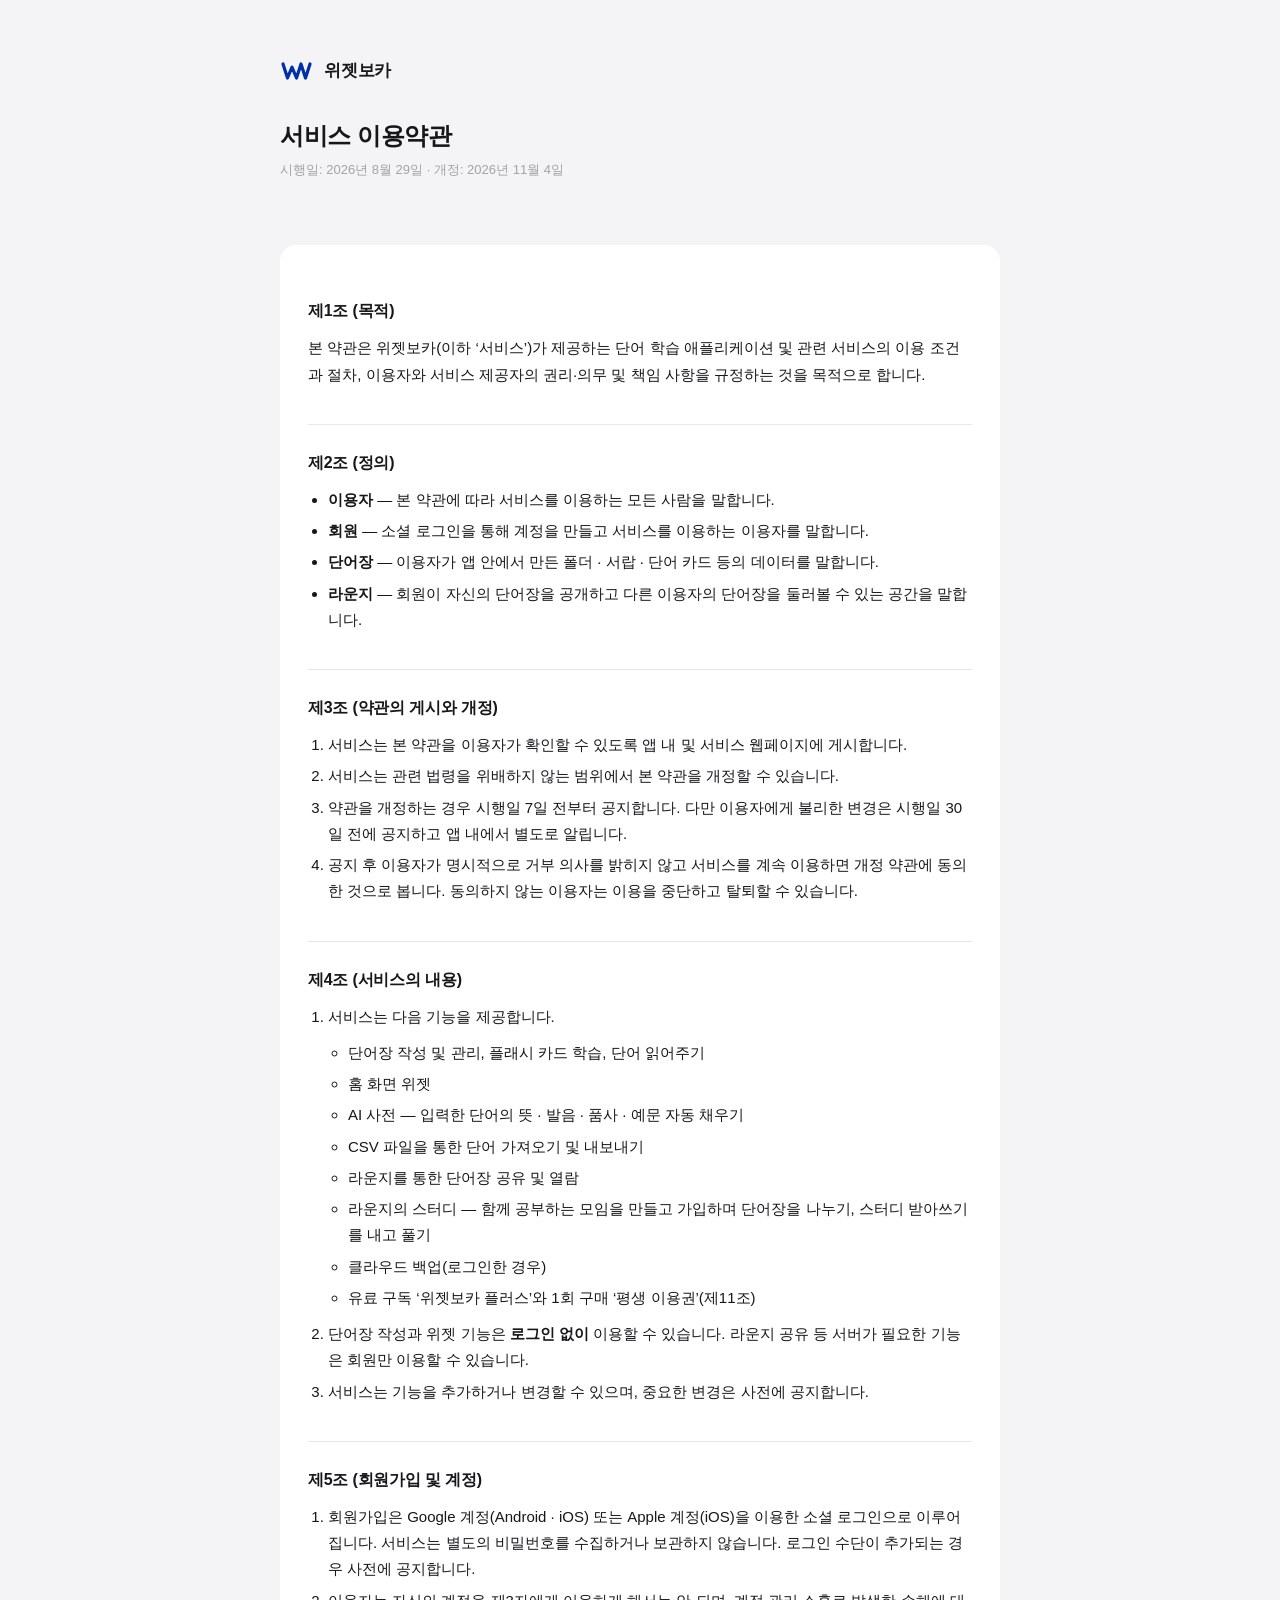
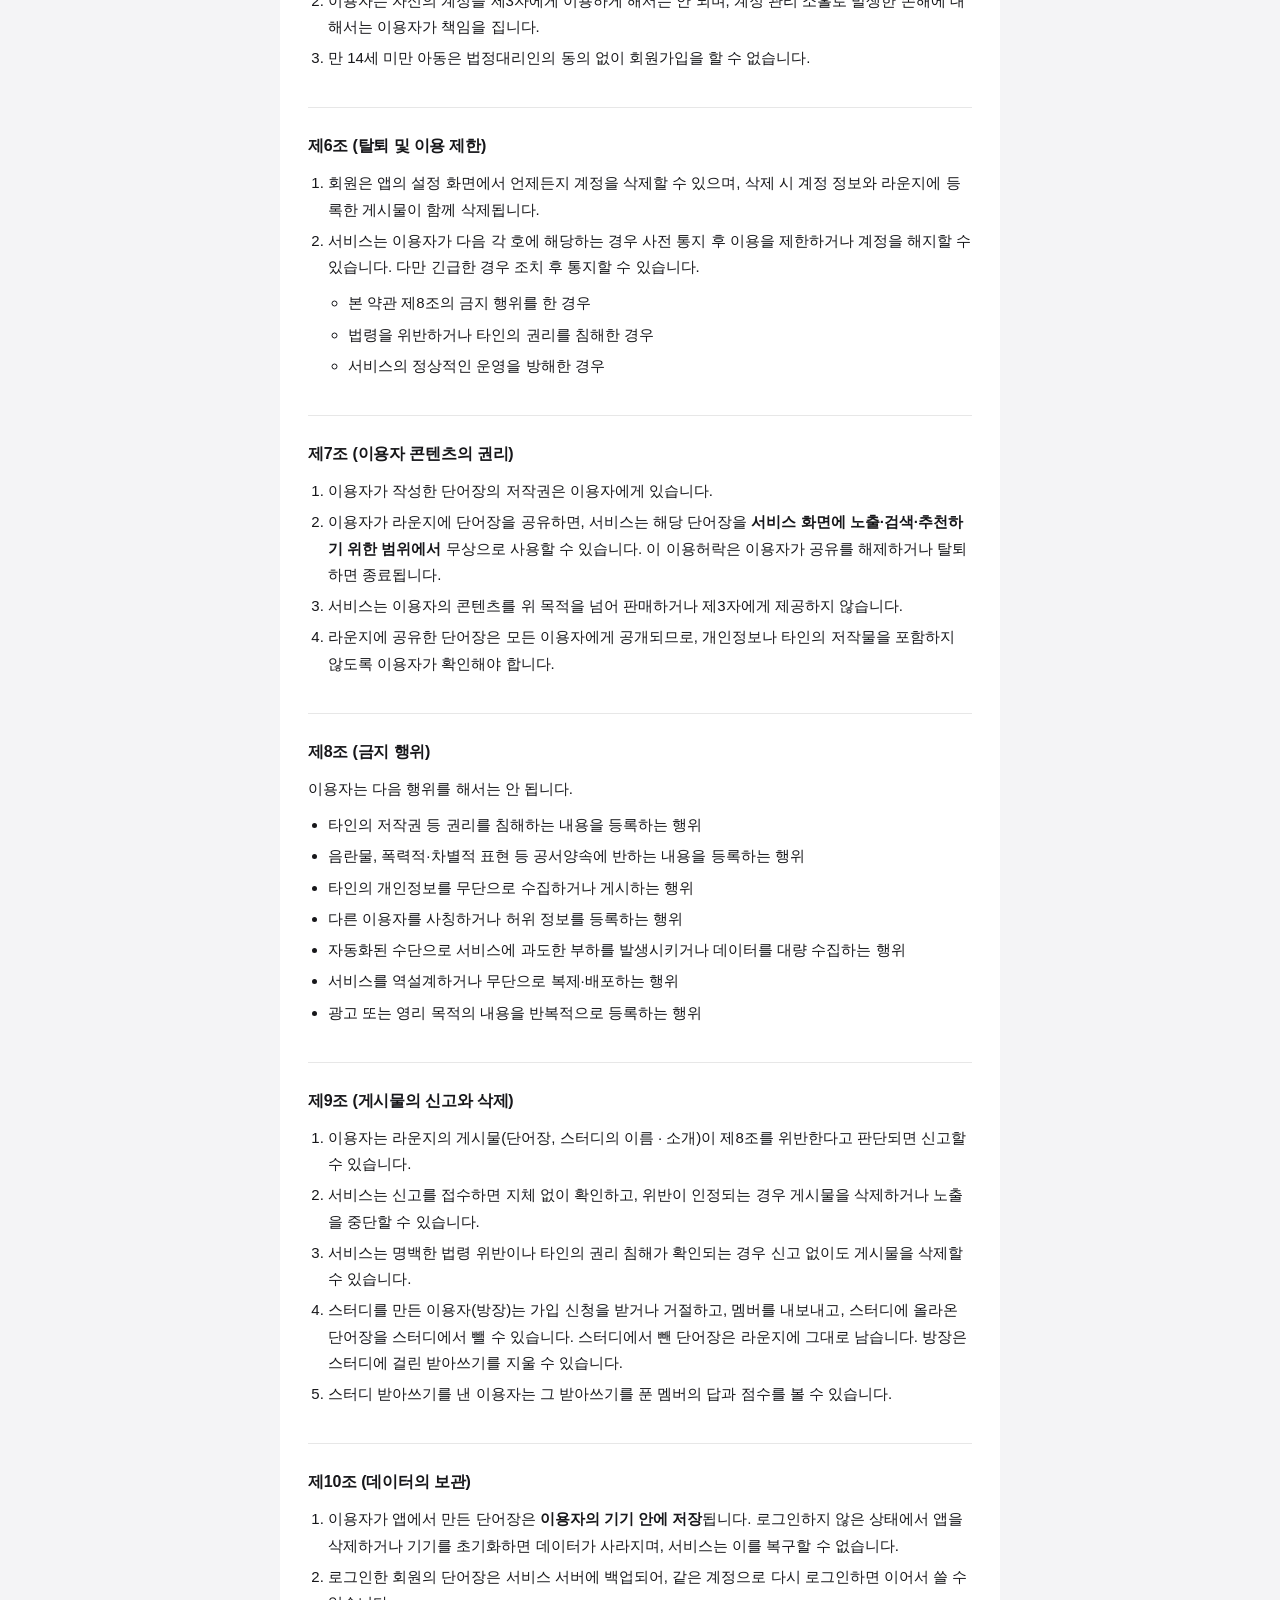
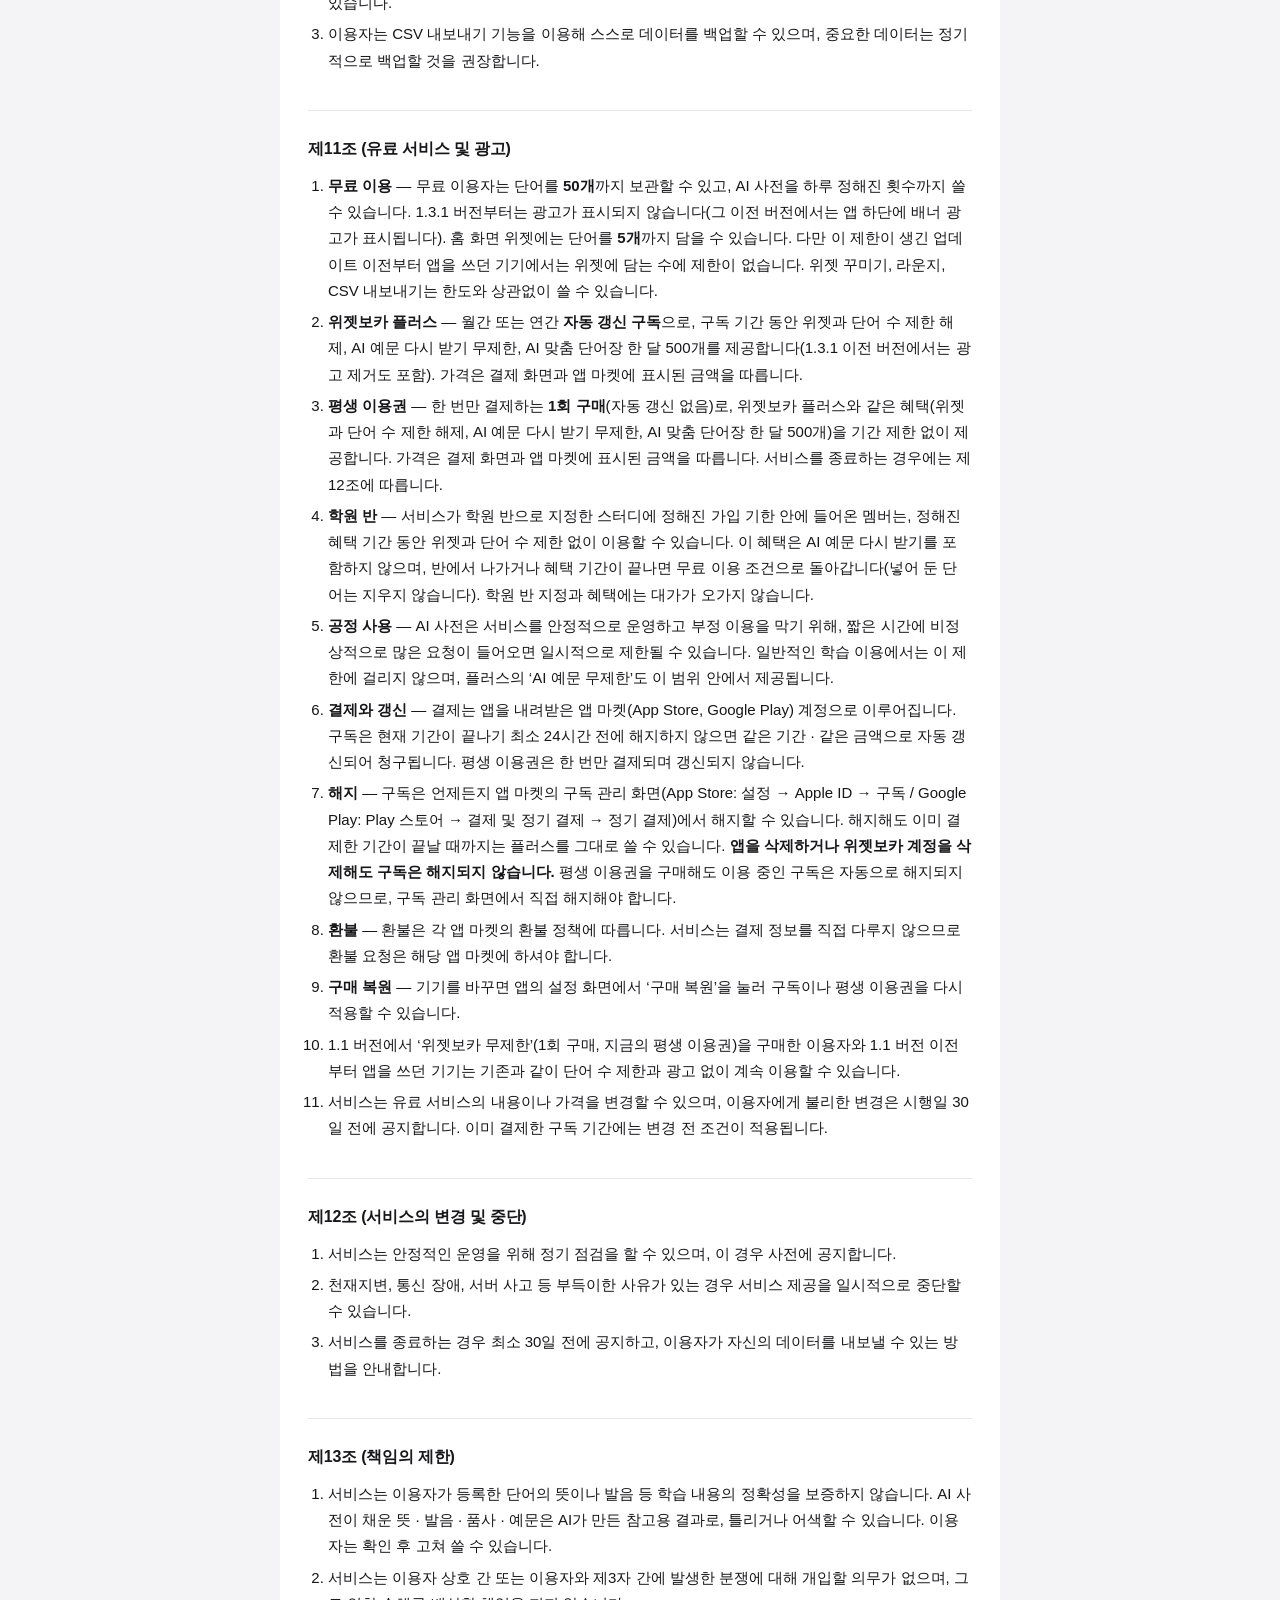
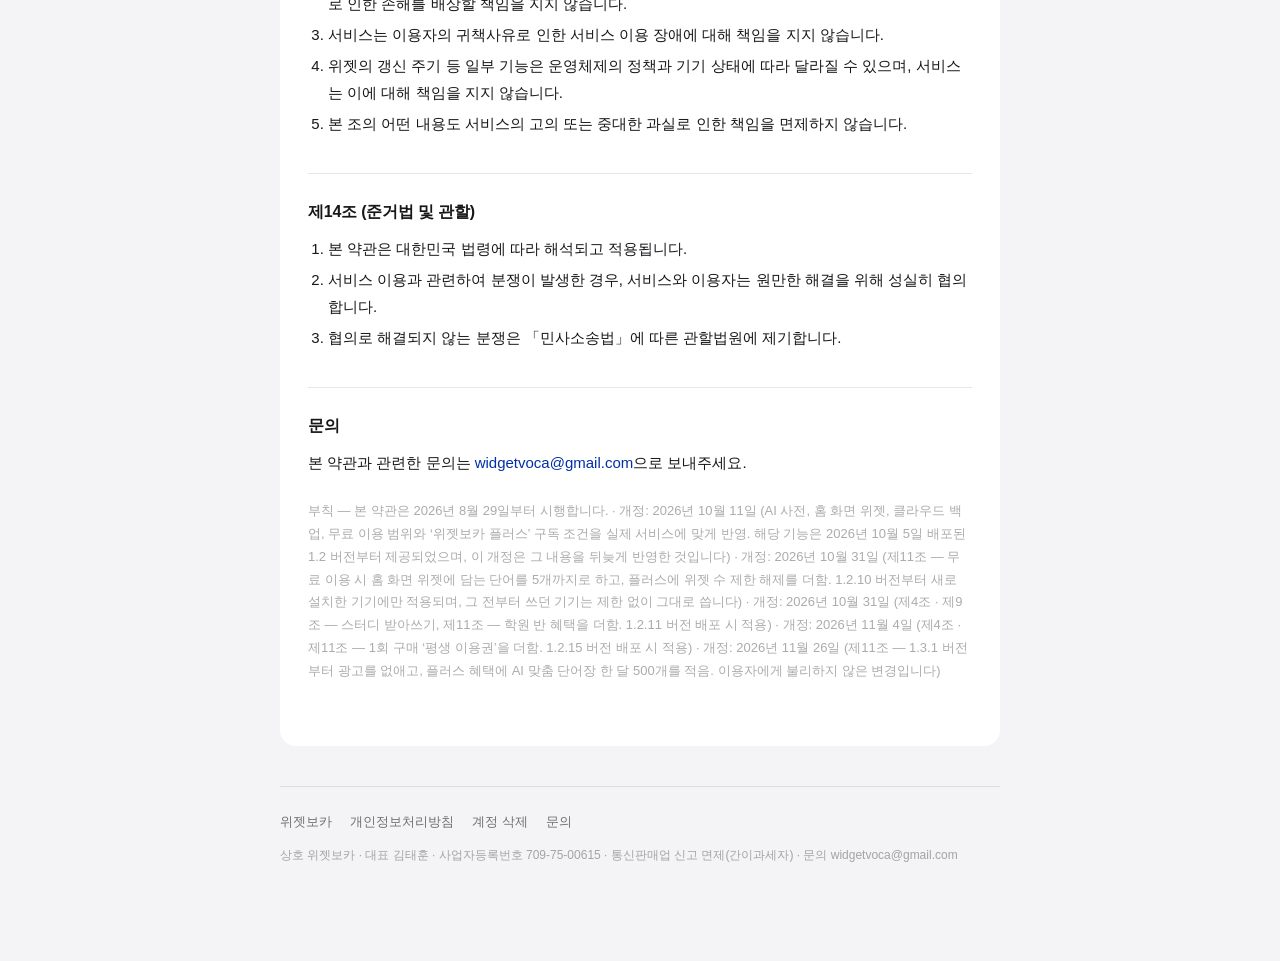
<file: terms.html>
<!doctype html>
<html lang="ko">
<head>
<meta charset="utf-8">
<meta name="viewport" content="width=device-width, initial-scale=1">
<title>서비스 이용약관 · 위젯보카</title>
<link rel="stylesheet" href="style.css">
</head>
<body>
<div class="wrap">
<header>
  <a class="logo" href="./">
    <svg width="34" height="24" viewBox="0 0 34 24" fill="none" aria-hidden="true">
      <path d="M3 5 L7.5 19 L12 8.2 L16.5 19 L21 5 L25.5 19 L30 5"
            stroke="var(--accent)" stroke-width="3.2"
            stroke-linecap="round" stroke-linejoin="round"/>
    </svg>
    <span>위젯보카</span>
  </a>
  <h1>서비스 이용약관</h1>
  <p class="meta">시행일: 2026년 8월 29일 · 개정: 2026년 11월 4일</p>
</header>

<main>

<h2>제1조 (목적)</h2>
<p>본 약관은 위젯보카(이하 &lsquo;서비스&rsquo;)가 제공하는 단어 학습 애플리케이션 및 관련 서비스의 이용 조건과 절차, 이용자와 서비스 제공자의 권리·의무 및 책임 사항을 규정하는 것을 목적으로 합니다.</p>

<h2>제2조 (정의)</h2>
<ul>
  <li><strong>이용자</strong> &mdash; 본 약관에 따라 서비스를 이용하는 모든 사람을 말합니다.</li>
  <li><strong>회원</strong> &mdash; 소셜 로그인을 통해 계정을 만들고 서비스를 이용하는 이용자를 말합니다.</li>
  <li><strong>단어장</strong> &mdash; 이용자가 앱 안에서 만든 폴더 · 서랍 · 단어 카드 등의 데이터를 말합니다.</li>
  <li><strong>라운지</strong> &mdash; 회원이 자신의 단어장을 공개하고 다른 이용자의 단어장을 둘러볼 수 있는 공간을 말합니다.</li>
</ul>

<h2>제3조 (약관의 게시와 개정)</h2>
<ol>
  <li>서비스는 본 약관을 이용자가 확인할 수 있도록 앱 내 및 서비스 웹페이지에 게시합니다.</li>
  <li>서비스는 관련 법령을 위배하지 않는 범위에서 본 약관을 개정할 수 있습니다.</li>
  <li>약관을 개정하는 경우 시행일 7일 전부터 공지합니다. 다만 이용자에게 불리한 변경은 시행일 30일 전에 공지하고 앱 내에서 별도로 알립니다.</li>
  <li>공지 후 이용자가 명시적으로 거부 의사를 밝히지 않고 서비스를 계속 이용하면 개정 약관에 동의한 것으로 봅니다. 동의하지 않는 이용자는 이용을 중단하고 탈퇴할 수 있습니다.</li>
</ol>

<h2>제4조 (서비스의 내용)</h2>
<ol>
  <li>서비스는 다음 기능을 제공합니다.
    <ul>
      <li>단어장 작성 및 관리, 플래시 카드 학습, 단어 읽어주기</li>
      <li>홈 화면 위젯</li>
      <li>AI 사전 &mdash; 입력한 단어의 뜻 · 발음 · 품사 · 예문 자동 채우기</li>
      <li>CSV 파일을 통한 단어 가져오기 및 내보내기</li>
      <li>라운지를 통한 단어장 공유 및 열람</li>
      <li>라운지의 스터디 &mdash; 함께 공부하는 모임을 만들고 가입하며 단어장을 나누기, 스터디 받아쓰기를 내고 풀기</li>
      <li>클라우드 백업(로그인한 경우)</li>
      <li>유료 구독 &lsquo;위젯보카 플러스&rsquo;와 1회 구매 &lsquo;평생 이용권&rsquo;(제11조)</li>
    </ul>
  </li>
  <li>단어장 작성과 위젯 기능은 <strong>로그인 없이</strong> 이용할 수 있습니다. 라운지 공유 등 서버가 필요한 기능은 회원만 이용할 수 있습니다.</li>
  <li>서비스는 기능을 추가하거나 변경할 수 있으며, 중요한 변경은 사전에 공지합니다.</li>
</ol>

<h2>제5조 (회원가입 및 계정)</h2>
<ol>
  <li>회원가입은 Google 계정(Android &middot; iOS) 또는 Apple 계정(iOS)을 이용한 소셜 로그인으로 이루어집니다. 서비스는 별도의 비밀번호를 수집하거나 보관하지 않습니다. 로그인 수단이 추가되는 경우 사전에 공지합니다.</li>
  <li>이용자는 자신의 계정을 제3자에게 이용하게 해서는 안 되며, 계정 관리 소홀로 발생한 손해에 대해서는 이용자가 책임을 집니다.</li>
  <li>만 14세 미만 아동은 법정대리인의 동의 없이 회원가입을 할 수 없습니다.</li>
</ol>

<h2>제6조 (탈퇴 및 이용 제한)</h2>
<ol>
  <li>회원은 앱의 설정 화면에서 언제든지 계정을 삭제할 수 있으며, 삭제 시 계정 정보와 라운지에 등록한 게시물이 함께 삭제됩니다.</li>
  <li>서비스는 이용자가 다음 각 호에 해당하는 경우 사전 통지 후 이용을 제한하거나 계정을 해지할 수 있습니다. 다만 긴급한 경우 조치 후 통지할 수 있습니다.
    <ul>
      <li>본 약관 제8조의 금지 행위를 한 경우</li>
      <li>법령을 위반하거나 타인의 권리를 침해한 경우</li>
      <li>서비스의 정상적인 운영을 방해한 경우</li>
    </ul>
  </li>
</ol>

<h2>제7조 (이용자 콘텐츠의 권리)</h2>
<ol>
  <li>이용자가 작성한 단어장의 저작권은 이용자에게 있습니다.</li>
  <li>이용자가 라운지에 단어장을 공유하면, 서비스는 해당 단어장을 <strong>서비스 화면에 노출·검색·추천하기 위한 범위에서</strong> 무상으로 사용할 수 있습니다. 이 이용허락은 이용자가 공유를 해제하거나 탈퇴하면 종료됩니다.</li>
  <li>서비스는 이용자의 콘텐츠를 위 목적을 넘어 판매하거나 제3자에게 제공하지 않습니다.</li>
  <li>라운지에 공유한 단어장은 모든 이용자에게 공개되므로, 개인정보나 타인의 저작물을 포함하지 않도록 이용자가 확인해야 합니다.</li>
</ol>

<h2>제8조 (금지 행위)</h2>
<p>이용자는 다음 행위를 해서는 안 됩니다.</p>
<ul>
  <li>타인의 저작권 등 권리를 침해하는 내용을 등록하는 행위</li>
  <li>음란물, 폭력적·차별적 표현 등 공서양속에 반하는 내용을 등록하는 행위</li>
  <li>타인의 개인정보를 무단으로 수집하거나 게시하는 행위</li>
  <li>다른 이용자를 사칭하거나 허위 정보를 등록하는 행위</li>
  <li>자동화된 수단으로 서비스에 과도한 부하를 발생시키거나 데이터를 대량 수집하는 행위</li>
  <li>서비스를 역설계하거나 무단으로 복제·배포하는 행위</li>
  <li>광고 또는 영리 목적의 내용을 반복적으로 등록하는 행위</li>
</ul>

<h2>제9조 (게시물의 신고와 삭제)</h2>
<ol>
  <li>이용자는 라운지의 게시물(단어장, 스터디의 이름 · 소개)이 제8조를 위반한다고 판단되면 신고할 수 있습니다.</li>
  <li>서비스는 신고를 접수하면 지체 없이 확인하고, 위반이 인정되는 경우 게시물을 삭제하거나 노출을 중단할 수 있습니다.</li>
  <li>서비스는 명백한 법령 위반이나 타인의 권리 침해가 확인되는 경우 신고 없이도 게시물을 삭제할 수 있습니다.</li>
  <li>스터디를 만든 이용자(방장)는 가입 신청을 받거나 거절하고, 멤버를 내보내고, 스터디에 올라온 단어장을 스터디에서 뺄 수 있습니다. 스터디에서 뺀 단어장은 라운지에 그대로 남습니다. 방장은 스터디에 걸린 받아쓰기를 지울 수 있습니다.</li>
  <li>스터디 받아쓰기를 낸 이용자는 그 받아쓰기를 푼 멤버의 답과 점수를 볼 수 있습니다.</li>
</ol>

<h2>제10조 (데이터의 보관)</h2>
<ol>
  <li>이용자가 앱에서 만든 단어장은 <strong>이용자의 기기 안에 저장</strong>됩니다. 로그인하지 않은 상태에서 앱을 삭제하거나 기기를 초기화하면 데이터가 사라지며, 서비스는 이를 복구할 수 없습니다.</li>
  <li>로그인한 회원의 단어장은 서비스 서버에 백업되어, 같은 계정으로 다시 로그인하면 이어서 쓸 수 있습니다.</li>
  <li>이용자는 CSV 내보내기 기능을 이용해 스스로 데이터를 백업할 수 있으며, 중요한 데이터는 정기적으로 백업할 것을 권장합니다.</li>
</ol>

<h2>제11조 (유료 서비스 및 광고)</h2>
<ol>
  <li><strong>무료 이용</strong> &mdash; 무료 이용자는 단어를 <strong>50개</strong>까지 보관할 수 있고, AI 사전을 하루 정해진 횟수까지 쓸 수 있습니다. 1.3.1 버전부터는 광고가 표시되지 않습니다(그 이전 버전에서는 앱 하단에 배너 광고가 표시됩니다). 홈 화면 위젯에는 단어를 <strong>5개</strong>까지 담을 수 있습니다. 다만 이 제한이 생긴 업데이트 이전부터 앱을 쓰던 기기에서는 위젯에 담는 수에 제한이 없습니다. 위젯 꾸미기, 라운지, CSV 내보내기는 한도와 상관없이 쓸 수 있습니다.</li>
  <li><strong>위젯보카 플러스</strong> &mdash; 월간 또는 연간 <strong>자동 갱신 구독</strong>으로, 구독 기간 동안 위젯과 단어 수 제한 해제, AI 예문 다시 받기 무제한, AI 맞춤 단어장 한 달 500개를 제공합니다(1.3.1 이전 버전에서는 광고 제거도 포함). 가격은 결제 화면과 앱 마켓에 표시된 금액을 따릅니다.</li>
  <li><strong>평생 이용권</strong> &mdash; 한 번만 결제하는 <strong>1회 구매</strong>(자동 갱신 없음)로, 위젯보카 플러스와 같은 혜택(위젯과 단어 수 제한 해제, AI 예문 다시 받기 무제한, AI 맞춤 단어장 한 달 500개)을 기간 제한 없이 제공합니다. 가격은 결제 화면과 앱 마켓에 표시된 금액을 따릅니다. 서비스를 종료하는 경우에는 제12조에 따릅니다.</li>
  <li><strong>학원 반</strong> &mdash; 서비스가 학원 반으로 지정한 스터디에 정해진 가입 기한 안에 들어온 멤버는, 정해진 혜택 기간 동안 위젯과 단어 수 제한 없이 이용할 수 있습니다. 이 혜택은 AI 예문 다시 받기를 포함하지 않으며, 반에서 나가거나 혜택 기간이 끝나면 무료 이용 조건으로 돌아갑니다(넣어 둔 단어는 지우지 않습니다). 학원 반 지정과 혜택에는 대가가 오가지 않습니다.</li>
  <li><strong>공정 사용</strong> &mdash; AI 사전은 서비스를 안정적으로 운영하고 부정 이용을 막기 위해, 짧은 시간에 비정상적으로 많은 요청이 들어오면 일시적으로 제한될 수 있습니다. 일반적인 학습 이용에서는 이 제한에 걸리지 않으며, 플러스의 &lsquo;AI 예문 무제한&rsquo;도 이 범위 안에서 제공됩니다.</li>
  <li><strong>결제와 갱신</strong> &mdash; 결제는 앱을 내려받은 앱 마켓(App Store, Google Play) 계정으로 이루어집니다. 구독은 현재 기간이 끝나기 최소 24시간 전에 해지하지 않으면 같은 기간 · 같은 금액으로 자동 갱신되어 청구됩니다. 평생 이용권은 한 번만 결제되며 갱신되지 않습니다.</li>
  <li><strong>해지</strong> &mdash; 구독은 언제든지 앱 마켓의 구독 관리 화면(App Store: 설정 &rarr; Apple ID &rarr; 구독 / Google Play: Play 스토어 &rarr; 결제 및 정기 결제 &rarr; 정기 결제)에서 해지할 수 있습니다. 해지해도 이미 결제한 기간이 끝날 때까지는 플러스를 그대로 쓸 수 있습니다. <strong>앱을 삭제하거나 위젯보카 계정을 삭제해도 구독은 해지되지 않습니다.</strong> 평생 이용권을 구매해도 이용 중인 구독은 자동으로 해지되지 않으므로, 구독 관리 화면에서 직접 해지해야 합니다.</li>
  <li><strong>환불</strong> &mdash; 환불은 각 앱 마켓의 환불 정책에 따릅니다. 서비스는 결제 정보를 직접 다루지 않으므로 환불 요청은 해당 앱 마켓에 하셔야 합니다.</li>
  <li><strong>구매 복원</strong> &mdash; 기기를 바꾸면 앱의 설정 화면에서 &lsquo;구매 복원&rsquo;을 눌러 구독이나 평생 이용권을 다시 적용할 수 있습니다.</li>
  <li>1.1 버전에서 &lsquo;위젯보카 무제한&rsquo;(1회 구매, 지금의 평생 이용권)을 구매한 이용자와 1.1 버전 이전부터 앱을 쓰던 기기는 기존과 같이 단어 수 제한과 광고 없이 계속 이용할 수 있습니다.</li>
  <li>서비스는 유료 서비스의 내용이나 가격을 변경할 수 있으며, 이용자에게 불리한 변경은 시행일 30일 전에 공지합니다. 이미 결제한 구독 기간에는 변경 전 조건이 적용됩니다.</li>
</ol>

<h2>제12조 (서비스의 변경 및 중단)</h2>
<ol>
  <li>서비스는 안정적인 운영을 위해 정기 점검을 할 수 있으며, 이 경우 사전에 공지합니다.</li>
  <li>천재지변, 통신 장애, 서버 사고 등 부득이한 사유가 있는 경우 서비스 제공을 일시적으로 중단할 수 있습니다.</li>
  <li>서비스를 종료하는 경우 최소 30일 전에 공지하고, 이용자가 자신의 데이터를 내보낼 수 있는 방법을 안내합니다.</li>
</ol>

<h2>제13조 (책임의 제한)</h2>
<ol>
  <li>서비스는 이용자가 등록한 단어의 뜻이나 발음 등 학습 내용의 정확성을 보증하지 않습니다. AI 사전이 채운 뜻 · 발음 · 품사 · 예문은 AI가 만든 참고용 결과로, 틀리거나 어색할 수 있습니다. 이용자는 확인 후 고쳐 쓸 수 있습니다.</li>
  <li>서비스는 이용자 상호 간 또는 이용자와 제3자 간에 발생한 분쟁에 대해 개입할 의무가 없으며, 그로 인한 손해를 배상할 책임을 지지 않습니다.</li>
  <li>서비스는 이용자의 귀책사유로 인한 서비스 이용 장애에 대해 책임을 지지 않습니다.</li>
  <li>위젯의 갱신 주기 등 일부 기능은 운영체제의 정책과 기기 상태에 따라 달라질 수 있으며, 서비스는 이에 대해 책임을 지지 않습니다.</li>
  <li>본 조의 어떤 내용도 서비스의 고의 또는 중대한 과실로 인한 책임을 면제하지 않습니다.</li>
</ol>

<h2>제14조 (준거법 및 관할)</h2>
<ol>
  <li>본 약관은 대한민국 법령에 따라 해석되고 적용됩니다.</li>
  <li>서비스 이용과 관련하여 분쟁이 발생한 경우, 서비스와 이용자는 원만한 해결을 위해 성실히 협의합니다.</li>
  <li>협의로 해결되지 않는 분쟁은 「민사소송법」에 따른 관할법원에 제기합니다.</li>
</ol>

<h2>문의</h2>
<p>본 약관과 관련한 문의는 <a href="mailto:widgetvoca@gmail.com">widgetvoca@gmail.com</a>으로 보내주세요.</p>

<p class="meta" style="margin-top:24px">부칙 &mdash; 본 약관은 2026년 8월 29일부터 시행합니다. · 개정: 2026년 10월 11일 (AI 사전, 홈 화면 위젯, 클라우드 백업, 무료 이용 범위와 &lsquo;위젯보카 플러스&rsquo; 구독 조건을 실제 서비스에 맞게 반영. 해당 기능은 2026년 10월 5일 배포된 1.2 버전부터 제공되었으며, 이 개정은 그 내용을 뒤늦게 반영한 것입니다) · 개정: 2026년 10월 31일 (제11조 &mdash; 무료 이용 시 홈 화면 위젯에 담는 단어를 5개까지로 하고, 플러스에 위젯 수 제한 해제를 더함. 1.2.10 버전부터 새로 설치한 기기에만 적용되며, 그 전부터 쓰던 기기는 제한 없이 그대로 씁니다) · 개정: 2026년 10월 31일 (제4조 · 제9조 &mdash; 스터디 받아쓰기, 제11조 &mdash; 학원 반 혜택을 더함. 1.2.11 버전 배포 시 적용) · 개정: 2026년 11월 4일 (제4조 · 제11조 &mdash; 1회 구매 &lsquo;평생 이용권&rsquo;을 더함. 1.2.15 버전 배포 시 적용) · 개정: 2026년 11월 26일 (제11조 &mdash; 1.3.1 버전부터 광고를 없애고, 플러스 혜택에 AI 맞춤 단어장 한 달 500개를 적음. 이용자에게 불리하지 않은 변경입니다)</p>
</main>

<footer>
  <a href="./">위젯보카</a>
  <a href="privacy.html">개인정보처리방침</a>
  <a href="delete-account.html">계정 삭제</a>
  <a href="mailto:widgetvoca@gmail.com">문의</a>
</footer>
<p class="biz">상호 위젯보카 · 대표 김태훈 · 사업자등록번호 709-75-00615 · 통신판매업 신고 면제(간이과세자) · 문의 <a href="mailto:widgetvoca@gmail.com">widgetvoca@gmail.com</a></p>
</div>
</body>
</html>
</file>
<file: style.css>
:root {
  --accent: #002FA7;
  --ink: #17171A;
  --ink60: rgba(23, 23, 26, 0.60);
  --ink36: rgba(23, 23, 26, 0.36);
  --line: rgba(23, 23, 26, 0.10);
  --bg: #F4F4F6;
  --card: #FFFFFF;
}
@media (prefers-color-scheme: dark) {
  :root {
    --accent: #6C8CFF;
    --ink: #F2F2F4;
    --ink60: rgba(242, 242, 244, 0.60);
    --ink36: rgba(242, 242, 244, 0.36);
    --line: rgba(242, 242, 244, 0.12);
    --bg: #101013;
    --card: #1A1A1F;
  }
}
* { box-sizing: border-box; }
body {
  margin: 0;
  padding: 0 20px 96px;
  background: var(--bg);
  color: var(--ink);
  font-family: -apple-system, BlinkMacSystemFont, "Apple SD Gothic Neo",
    "Pretendard", "Noto Sans KR", "Malgun Gothic", sans-serif;
  font-size: 15px;
  line-height: 1.75;
  -webkit-text-size-adjust: 100%;
}
.wrap { max-width: 720px; margin: 0 auto; }
header { padding: 56px 0 32px; }
.logo {
  display: inline-flex; align-items: center; gap: 10px;
  text-decoration: none; color: var(--ink);
}
.logo svg { display: block; }
.logo span { font-size: 17px; font-weight: 600; letter-spacing: -0.2px; }
h1 {
  font-size: 24px; font-weight: 600; letter-spacing: -0.4px;
  margin: 28px 0 6px; line-height: 1.4;
}
.meta { color: var(--ink36); font-size: 13px; margin: 0 0 32px; }
main { background: var(--card); border-radius: 16px; padding: 8px 28px 32px; }
h2 {
  font-size: 16px; font-weight: 600; letter-spacing: -0.2px;
  margin: 36px 0 10px; padding-top: 24px; border-top: 1px solid var(--line);
}
h2:first-of-type { border-top: none; padding-top: 8px; }
h3 { font-size: 15px; font-weight: 600; margin: 22px 0 6px; }
p { margin: 10px 0; color: var(--ink); }
ul, ol { margin: 10px 0; padding-left: 20px; }
li { margin: 5px 0; }
a { color: var(--accent); text-decoration: none; }
a:hover { text-decoration: underline; }
table {
  width: 100%; border-collapse: collapse; margin: 14px 0; font-size: 14px;
  display: block; overflow-x: auto; white-space: nowrap;
}
@media (min-width: 560px) { table { display: table; white-space: normal; } }
th, td { text-align: left; padding: 10px 12px; border-bottom: 1px solid var(--line); vertical-align: top; }
th { font-weight: 600; color: var(--ink60); font-size: 13px; }
.note {
  background: var(--bg); border-radius: 10px; padding: 14px 16px;
  font-size: 14px; color: var(--ink60); margin: 16px 0;
}
footer {
  margin-top: 40px; padding-top: 24px; border-top: 1px solid var(--line);
  color: var(--ink36); font-size: 13px; display: flex; gap: 18px; flex-wrap: wrap;
}
footer a { color: var(--ink60); }

/* 홈 — 한 줄 소개와 스토어 버튼 (2026-10-11) */
.lead { color: var(--ink60); font-size: 15px; margin: 0 0 22px; }
.lead strong { color: var(--accent); font-weight: 600; }
.stores { display: flex; gap: 10px; flex-wrap: wrap; margin: 0 0 8px; }
.store-btn {
  display: inline-flex; align-items: center; gap: 10px;
  padding: 10px 18px 10px 14px; border-radius: 12px;
  background: var(--ink); color: var(--bg);
  text-decoration: none; line-height: 1.25;
}
.store-btn:hover { text-decoration: none; opacity: 0.88; }
.store-btn span { display: flex; flex-direction: column; font-size: 15px; font-weight: 600; letter-spacing: -0.2px; }
.store-btn small { font-size: 11px; font-weight: 400; opacity: 0.7; letter-spacing: 0; }
@media (max-width: 420px) { .store-btn { flex: 1 1 100%; } }
.features { list-style: none; padding: 0; margin: 16px 0; }
.features li {
  margin: 0; padding: 12px 0; border-bottom: 1px solid var(--line);
  color: var(--ink60);
}
.features li:last-child { border-bottom: none; }
.features strong { display: block; color: var(--ink); font-weight: 600; margin-bottom: 2px; }

.biz { color: var(--ink36); font-size: 12px; line-height: 1.6; margin: 12px 0 0; }
.biz a { color: var(--ink36); }
</file>
